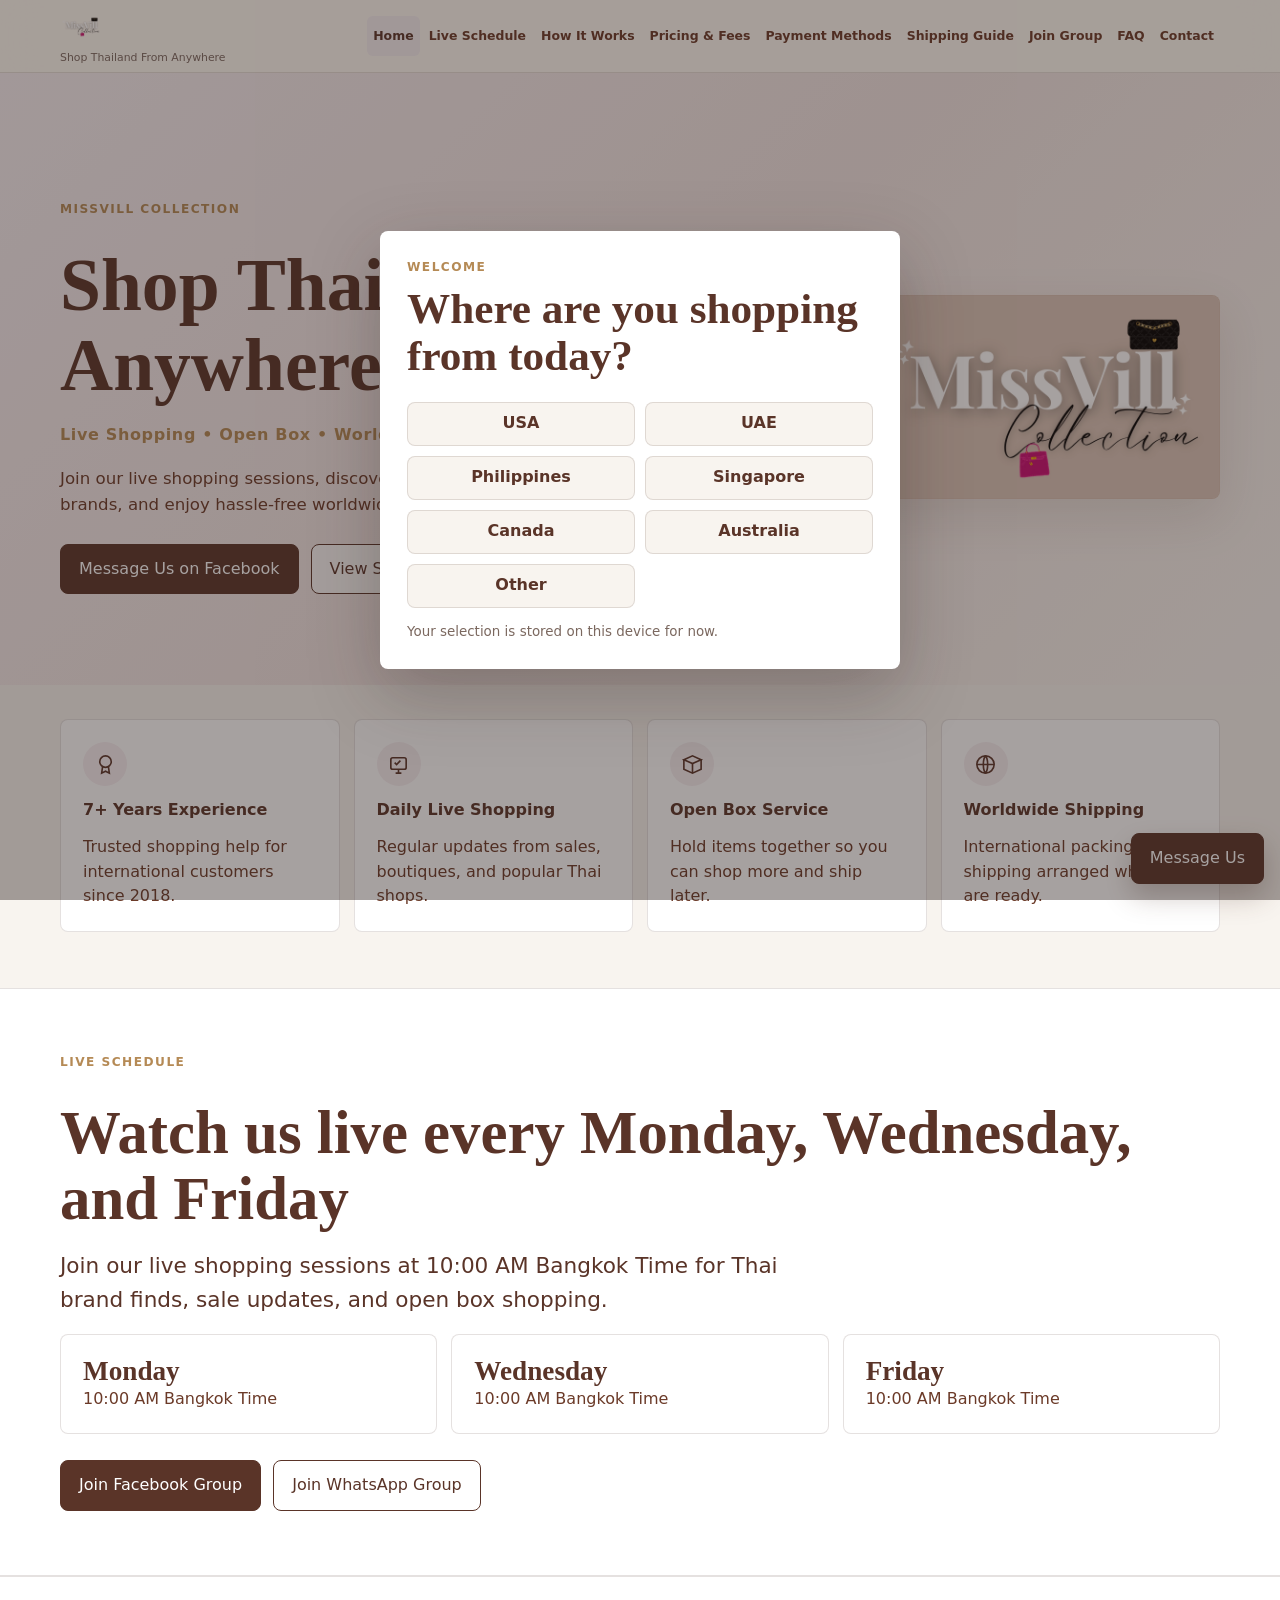
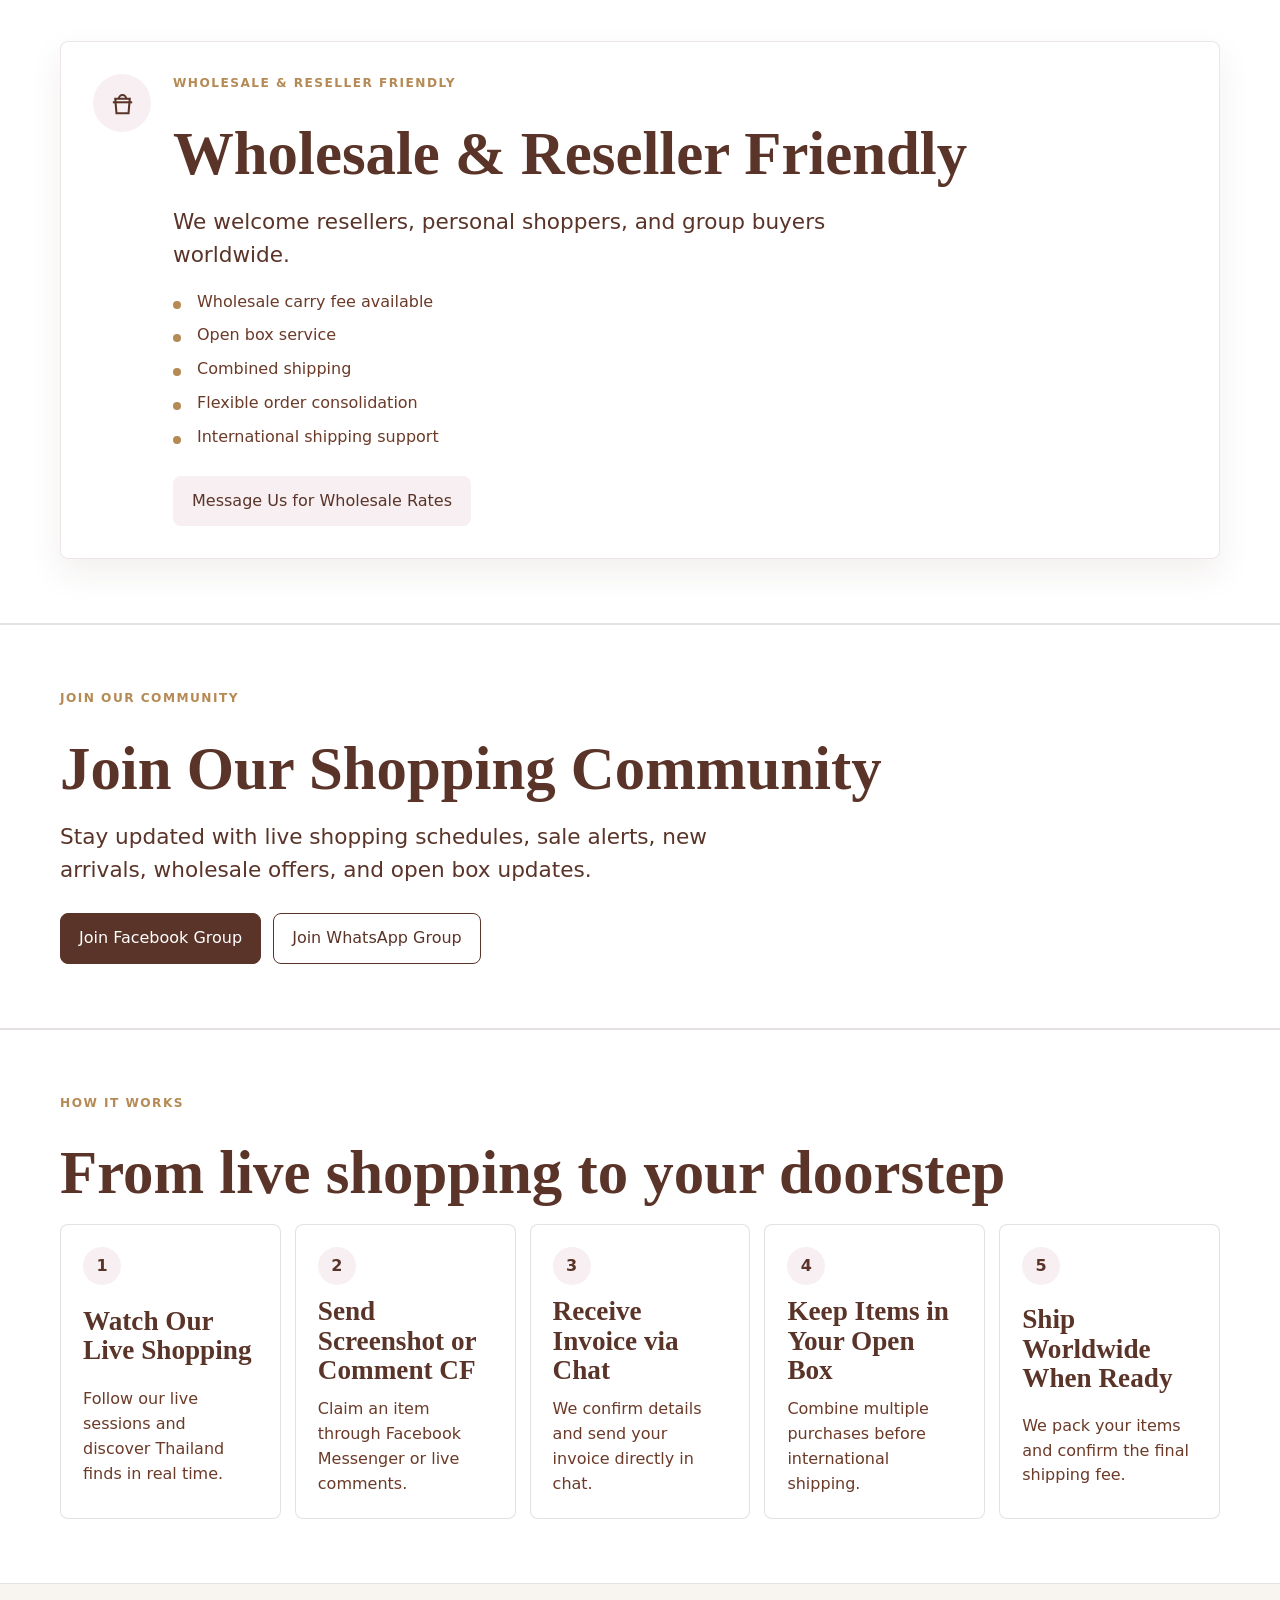
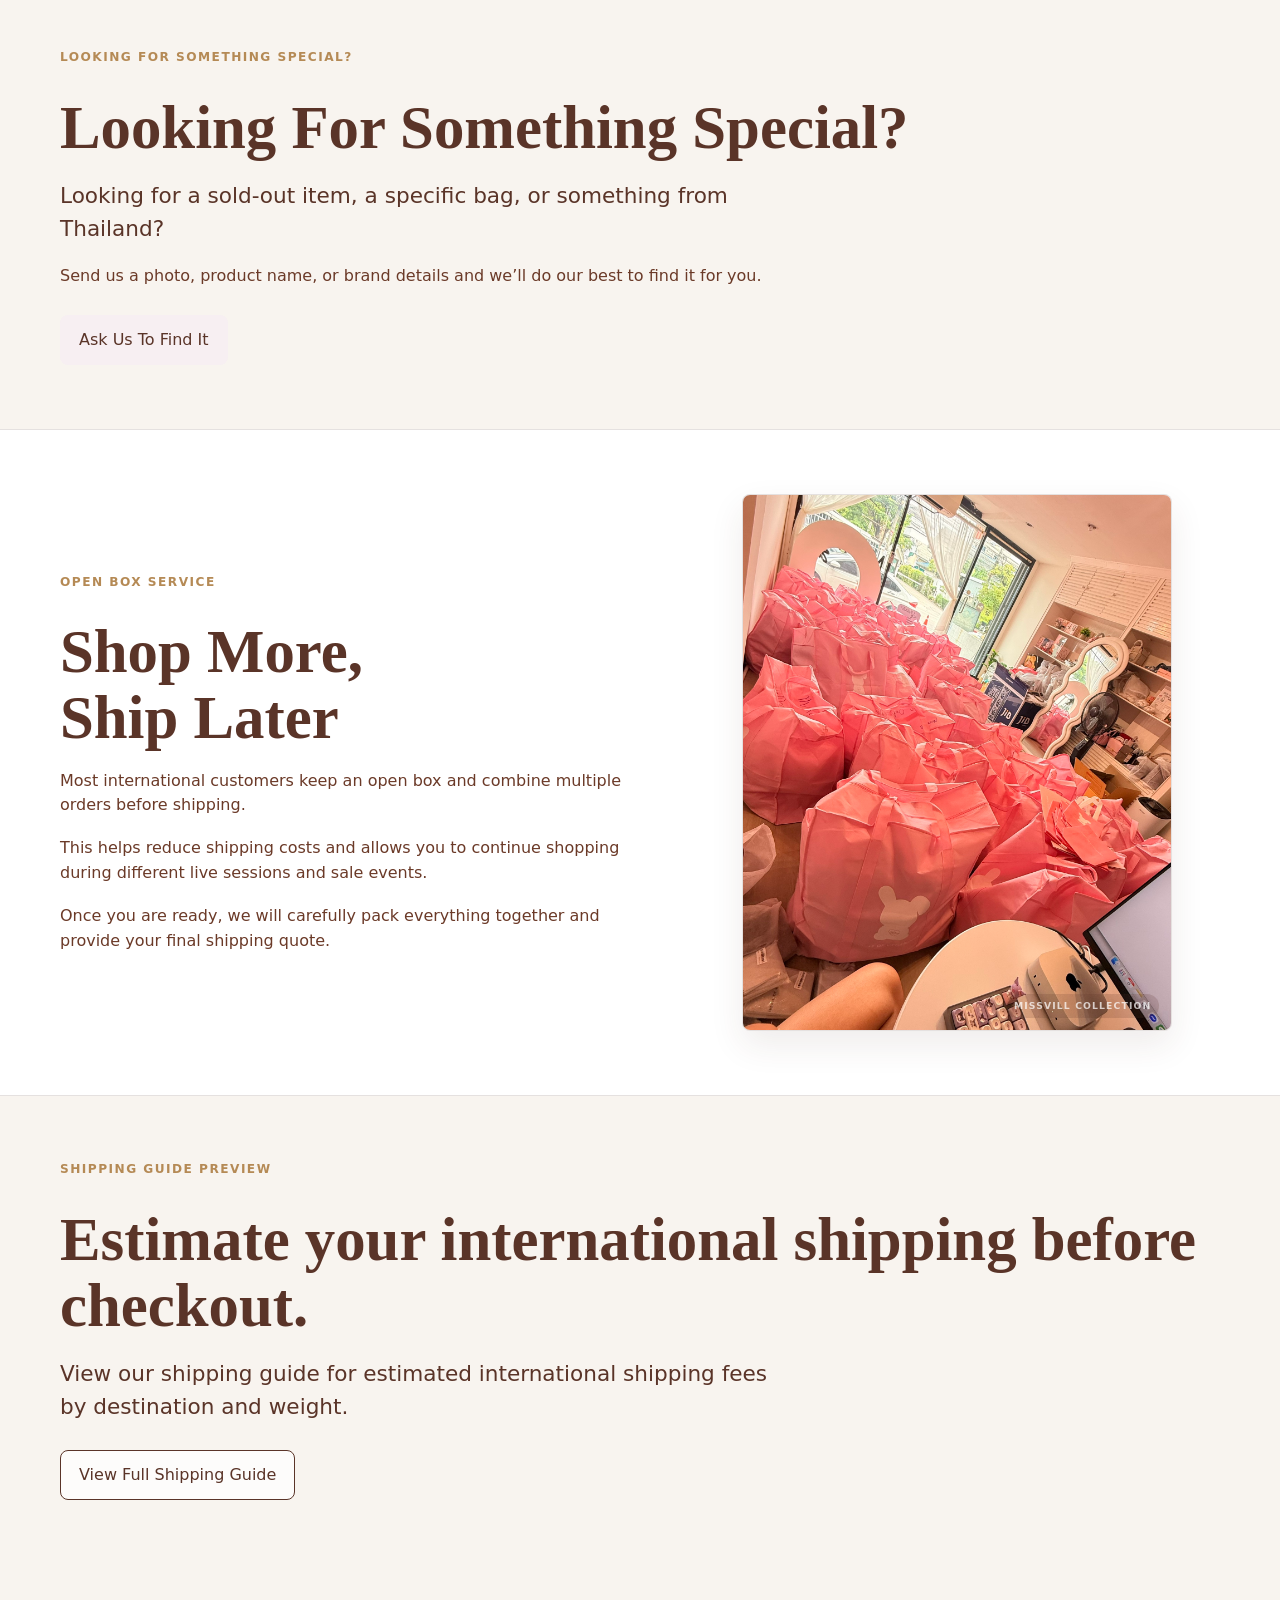
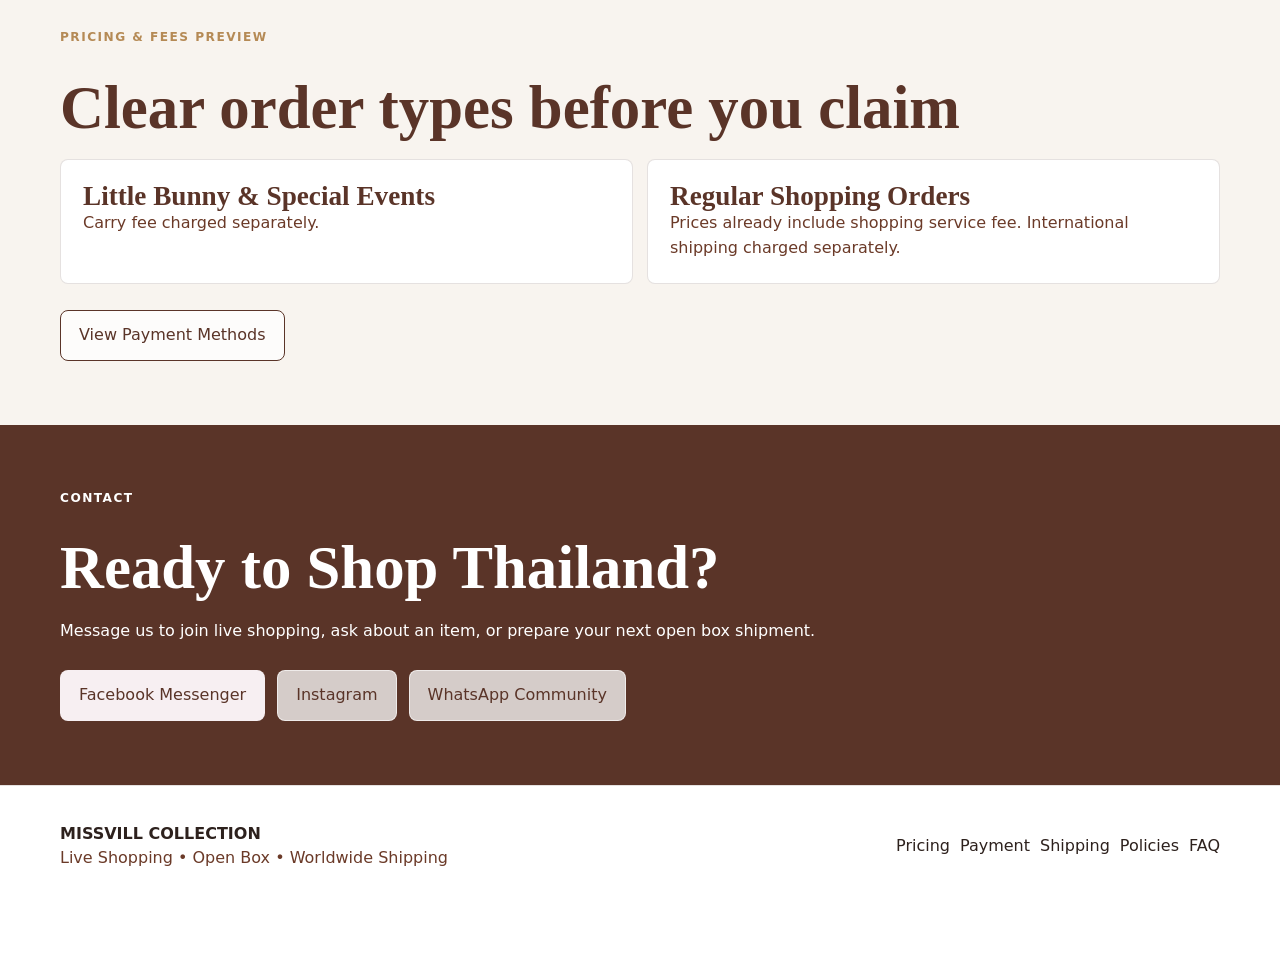
<file: index.html>
<!doctype html>
<html lang="en">
  <head>
    <meta charset="UTF-8" />
    <meta name="viewport" content="width=device-width, initial-scale=1.0" />
    <title>MISSVILL COLLECTION | Shop Thailand From Anywhere</title>
    <meta
      name="description"
      content="MissVill Collection helps international customers shop Thailand through live shopping, open box service, and worldwide shipping."
    />
    <link rel="stylesheet" href="styles.css" />
  </head>
  <body>
    <header class="topbar">
      <nav class="nav" aria-label="Main navigation">
        <a class="brand" href="index.html"><img src="missvill-logo-transparent.png" alt="MissVill Collection" /><span>Shop Thailand From Anywhere</span></a>
        <button class="nav-toggle" data-nav-toggle aria-label="Open menu" aria-expanded="false">
          <svg viewBox="0 0 24 24" fill="none" stroke="currentColor" stroke-width="2"><path d="M4 7h16M4 12h16M4 17h16"/></svg>
        </button>
        <div class="nav-links" data-nav-links>
          <a class="active" href="index.html">Home</a>
          <a href="index.html#live-schedule">Live Schedule</a>
          <a href="index.html#how-it-works">How It Works</a>
          <a href="pricing.html">Pricing & Fees</a>
          <a href="payment.html">Payment Methods</a>
          <a href="shipping.html">Shipping Guide</a>
          <a href="#community">Join Group</a>
          <a href="faq.html">FAQ</a>
          <a href="contact.html">Contact</a>
        </div>
      </nav>
    </header>

    <main>
      <section class="hero" aria-label="MissVill Collection introduction">
        <div class="hero-content">
          <div class="hero-copy">
            <p class="eyebrow">MISSVILL COLLECTION</p>
            <h1>Shop Thailand From Anywhere</h1>
            <p class="hero-subtitle">Live Shopping • Open Box • Worldwide Shipping</p>
            <p class="hero-description">Join our live shopping sessions, discover exclusive sales and popular Thai brands, and enjoy hassle-free worldwide shipping.</p>
            <div class="button-row">
              <a class="button" data-messenger href="https://m.me/105121654214469">Message Us on Facebook</a>
              <a class="button secondary" href="shipping.html">View Shipping Guide</a>
            </div>
          </div>
          <div class="hero-logo-panel"><img src="missvill-logo.jpg" alt="MissVill Collection logo" /></div>
        </div>
      </section>

      <section class="section trust-strip-section">
        <div class="container cards-4 simple-trust">
          <article class="card feature"><span class="feature-icon"><svg viewBox="0 0 24 24" fill="none" stroke="currentColor"><path d="M12 15a6 6 0 1 0 0-12 6 6 0 0 0 0 12Z"/><path d="m9 14-1 7 4-2 4 2-1-7"/></svg></span><strong>7+ Years Experience</strong><p>Trusted shopping help for international customers since 2018.</p></article>
          <article class="card feature"><span class="feature-icon"><svg viewBox="0 0 24 24" fill="none" stroke="currentColor"><rect x="4" y="5" width="16" height="12" rx="2"/><path d="M9 21h6M12 17v4M8 10l2 2 4-4"/></svg></span><strong>Daily Live Shopping</strong><p>Regular updates from sales, boutiques, and popular Thai shops.</p></article>
          <article class="card feature"><span class="feature-icon"><svg viewBox="0 0 24 24" fill="none" stroke="currentColor"><path d="m3 7 9-4 9 4-9 4-9-4Z"/><path d="M3 7v10l9 4 9-4V7M12 11v10"/></svg></span><strong>Open Box Service</strong><p>Hold items together so you can shop more and ship later.</p></article>
          <article class="card feature"><span class="feature-icon"><svg viewBox="0 0 24 24" fill="none" stroke="currentColor"><circle cx="12" cy="12" r="9"/><path d="M3 12h18M12 3c3 3.4 3 14.6 0 18M12 3c-3 3.4-3 14.6 0 18"/></svg></span><strong>Worldwide Shipping</strong><p>International packing and shipping arranged when you are ready.</p></article>
        </div>
      </section>
      <section class="section band" id="live-schedule">
        <div class="container text-stack">
          <p class="eyebrow">Live Schedule</p>
          <h2>Watch us live every Monday, Wednesday, and Friday</h2>
          <p class="lead">Join our live shopping sessions at 10:00 AM Bangkok Time for Thai brand finds, sale updates, and open box shopping.</p>
          <div class="cards-3">
            <article class="card"><h3>Monday</h3><p>10:00 AM Bangkok Time</p></article>
            <article class="card"><h3>Wednesday</h3><p>10:00 AM Bangkok Time</p></article>
            <article class="card"><h3>Friday</h3><p>10:00 AM Bangkok Time</p></article>
          </div>
          <div class="button-row">
            <a class="button" href="https://www.facebook.com/share/g/1HmuriybzS/" target="_blank" rel="noopener">Join Facebook Group</a>
            <a class="button secondary" href="https://chat.whatsapp.com/IsE7Cc3rtwT60LNiJmNRfx?s=cl&p=i&mlu=0" target="_blank" rel="noopener">Join WhatsApp Group</a>
          </div>
        </div>
      </section>
      <section class="section band wholesale-section">
        <div class="container wholesale-card">
          <div class="wholesale-icon" aria-hidden="true"><svg viewBox="0 0 24 24" fill="none" stroke="currentColor"><path d="M6 8h12l-1 12H7L6 8Z"/><path d="M9 8a3 3 0 0 1 6 0"/><path d="M4 11h16"/></svg></div>
          <div class="text-stack">
            <p class="eyebrow">Wholesale & Reseller Friendly</p>
            <h2>Wholesale & Reseller Friendly</h2>
            <p class="lead">We welcome resellers, personal shoppers, and group buyers worldwide.</p>
            <ul class="benefit-list">
              <li>Wholesale carry fee available</li>
              <li>Open box service</li>
              <li>Combined shipping</li>
              <li>Flexible order consolidation</li>
              <li>International shipping support</li>
            </ul>
            <div class="button-row"><a class="button soft" data-messenger href="https://m.me/105121654214469">Message Us for Wholesale Rates</a></div>
          </div>
        </div>
      </section>
<section class="section band" id="community">
  <div class="container text-stack">
    <p class="eyebrow">Join Our Community</p>
    <h2>Join Our Shopping Community</h2>
    <p class="lead">Stay updated with live shopping schedules, sale alerts, new arrivals, wholesale offers, and open box updates.</p>
    <div class="button-row">
      <a class="button" href="https://www.facebook.com/share/g/1HmuriybzS/" target="_blank" rel="noopener">Join Facebook Group</a>
      <a class="button secondary" href="https://chat.whatsapp.com/IsE7Cc3rtwT60LNiJmNRfx?s=cl&p=i&mlu=0" target="_blank" rel="noopener">Join WhatsApp Group</a>
    </div>
  </div>
</section>
      <section class="section band" id="how-it-works">
        <div class="container text-stack">
          <p class="eyebrow">How It Works</p>
          <h2>From live shopping to your doorstep</h2>
          <div class="steps">
            <article class="step"><span class="step-number">1</span><h3>Watch Our Live Shopping</h3><p>Follow our live sessions and discover Thailand finds in real time.</p></article>
            <article class="step"><span class="step-number">2</span><h3>Send Screenshot or Comment CF</h3><p>Claim an item through Facebook Messenger or live comments.</p></article>
            <article class="step"><span class="step-number">3</span><h3>Receive Invoice via Chat</h3><p>We confirm details and send your invoice directly in chat.</p></article>
            <article class="step"><span class="step-number">4</span><h3>Keep Items in Your Open Box</h3><p>Combine multiple purchases before international shipping.</p></article>
            <article class="step"><span class="step-number">5</span><h3>Ship Worldwide When Ready</h3><p>We pack your items and confirm the final shipping fee.</p></article>
          </div>
        </div>
      </section>

      <section class="section">
        <div class="container text-stack">
          <p class="eyebrow">Looking For Something Special?</p>
          <h2>Looking For Something Special?</h2>
          <p class="lead">Looking for a sold-out item, a specific bag, or something from Thailand?</p>
          <p>Send us a photo, product name, or brand details and we’ll do our best to find it for you.</p>
          <div class="button-row"><a class="button soft" data-messenger href="https://m.me/105121654214469">Ask Us To Find It</a></div>
        </div>
      </section>

      <section class="section band">
        <div class="container split reverse simple-open-box">
          <div class="text-stack">
            <p class="eyebrow">Open Box Service</p>
            <h2>Shop More,<br />Ship Later</h2>
            <p>Most international customers keep an open box and combine multiple orders before shipping.</p>
            <p>This helps reduce shipping costs and allows you to continue shopping during different live sessions and sale events.</p>
            <p>Once you are ready, we will carefully pack everything together and provide your final shipping quote.</p>
          </div>
          <div class="photo-card small-proof-card">
            <img src="order-bulk-bags.jpg" alt="Packed customer order bags for open box service" loading="lazy" decoding="async" />
          </div>
        </div>
      </section>

      <section class="section">
        <div class="container text-stack">
          <p class="eyebrow">Shipping Guide Preview</p>
          <h2>Estimate your international shipping before checkout.</h2>
          <p class="lead">View our shipping guide for estimated international shipping fees by destination and weight.</p>
          <div class="button-row"><a class="button secondary" href="shipping.html">View Full Shipping Guide</a></div>
        </div>
      </section>

      <section class="section">
        <div class="container text-stack">
          <p class="eyebrow">Pricing & Fees Preview</p>
          <h2>Clear order types before you claim</h2>
          <div class="cards-2">
            <article class="card"><h3>Little Bunny & Special Events</h3><p>Carry fee charged separately.</p></article>
            <article class="card"><h3>Regular Shopping Orders</h3><p>Prices already include shopping service fee. International shipping charged separately.</p></article>
          </div>
          <div class="button-row"><a class="button secondary" href="payment.html">View Payment Methods</a></div>
        </div>
      </section>

      <section class="section cta">
        <div class="container text-stack">
          <p class="eyebrow">Contact</p>
          <h2>Ready to Shop Thailand?</h2>
          <p>Message us to join live shopping, ask about an item, or prepare your next open box shipment.</p>
          <div class="button-row">
            <a class="button soft" data-messenger href="https://m.me/105121654214469">Facebook Messenger</a>
            <a class="button secondary" href="https://www.instagram.com/missvillcollection">Instagram</a>
            <a class="button secondary" href="contact.html">WhatsApp Community</a>
          </div>
        </div>
      </section>
    </main>

    <footer class="footer">
      <div class="container footer-inner">
        <div><strong>MISSVILL COLLECTION</strong><p>Live Shopping • Open Box • Worldwide Shipping</p></div>
        <div class="socials"><a href="pricing.html">Pricing</a><a href="payment.html">Payment</a><a href="shipping.html">Shipping</a><a href="shipping-policies.html">Policies</a><a href="faq.html">FAQ</a></div>
      </div>
    </footer>

    <a class="button floating-message" data-messenger href="https://m.me/105121654214469">Message Us</a>

    <div class="popup-backdrop" data-country-popup>
      <section class="country-popup" aria-modal="true" role="dialog" aria-labelledby="country-title">
        <p class="eyebrow">Welcome</p>
        <h2 id="country-title">Where are you shopping from today?</h2>
        <div class="country-options">
          <button data-country="USA">USA</button>
          <button data-country="UAE">UAE</button>
          <button data-country="Philippines">Philippines</button>
          <button data-country="Singapore">Singapore</button>
          <button data-country="Canada">Canada</button>
          <button data-country="Australia">Australia</button>
          <button data-country="Other">Other</button>
        </div>
        <p class="tiny">Your selection is stored on this device for now.</p>
      </section>
    </div>

    <script src="app.js"></script>
  </body>
</html>
</file>
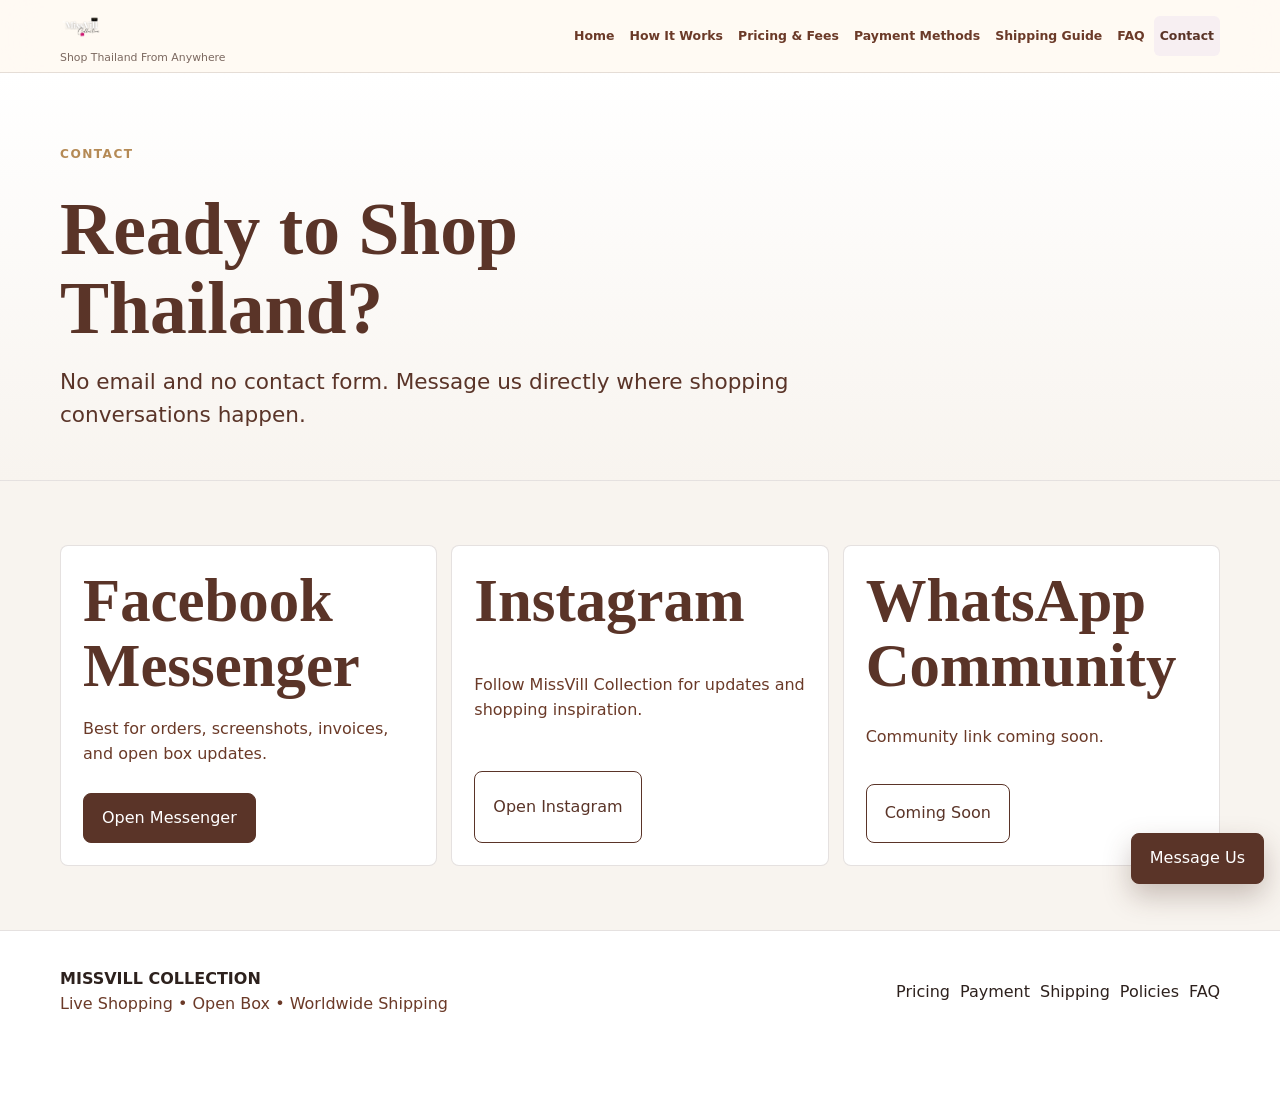
<file: contact.html>
<!doctype html>
<html lang="en">
  <head>
    <meta charset="UTF-8" />
    <meta name="viewport" content="width=device-width, initial-scale=1.0" />
    <title>Contact | MISSVILL COLLECTION</title>
    <meta name="description" content="Contact MissVill Collection through Facebook Messenger, Instagram, or WhatsApp Community." />
    <link rel="stylesheet" href="styles.css" />
  </head>
  <body>
    <header class="topbar"><nav class="nav" aria-label="Main navigation"><a class="brand" href="index.html"><img src="missvill-logo-transparent.png" alt="MissVill Collection" /><span>Shop Thailand From Anywhere</span></a><button class="nav-toggle" data-nav-toggle aria-label="Open menu" aria-expanded="false"><svg viewBox="0 0 24 24" fill="none" stroke="currentColor" stroke-width="2"><path d="M4 7h16M4 12h16M4 17h16"/></svg></button><div class="nav-links" data-nav-links><a href="index.html">Home</a><a href="index.html#how-it-works">How It Works</a><a href="pricing.html">Pricing & Fees</a><a href="payment.html">Payment Methods</a><a href="shipping.html">Shipping Guide</a><a href="faq.html">FAQ</a><a class="active" href="contact.html">Contact</a></div></nav></header>
    <main>
      <section class="page-hero"><div class="container"><p class="eyebrow">Contact</p><h1>Ready to Shop Thailand?</h1><p class="lead">No email and no contact form. Message us directly where shopping conversations happen.</p></div></section>
      <section class="section"><div class="container cards-3">
        <article class="card text-stack"><h2>Facebook Messenger</h2><p>Best for orders, screenshots, invoices, and open box updates.</p><div class="button-row"><a class="button" data-messenger href="https://m.me/105121654214469">Open Messenger</a></div></article>
        <article class="card text-stack"><h2>Instagram</h2><p>Follow MissVill Collection for updates and shopping inspiration.</p><div class="button-row"><a class="button secondary" href="https://www.instagram.com/missvillcollection">Open Instagram</a></div></article>
        <article class="card text-stack"><h2>WhatsApp Community</h2><p>Community link coming soon.</p><div class="button-row"><a class="button secondary" href="#" aria-disabled="true">Coming Soon</a></div></article>
      </div></section>
    </main>
    <footer class="footer"><div class="container footer-inner"><div><strong>MISSVILL COLLECTION</strong><p>Live Shopping • Open Box • Worldwide Shipping</p></div><div class="socials"><a href="pricing.html">Pricing</a><a href="payment.html">Payment</a><a href="shipping.html">Shipping</a><a href="shipping-policies.html">Policies</a><a href="faq.html">FAQ</a></div></div></footer>
    <a class="button floating-message" data-messenger href="https://m.me/105121654214469">Message Us</a><script src="app.js"></script>
  </body>
</html>
</file>
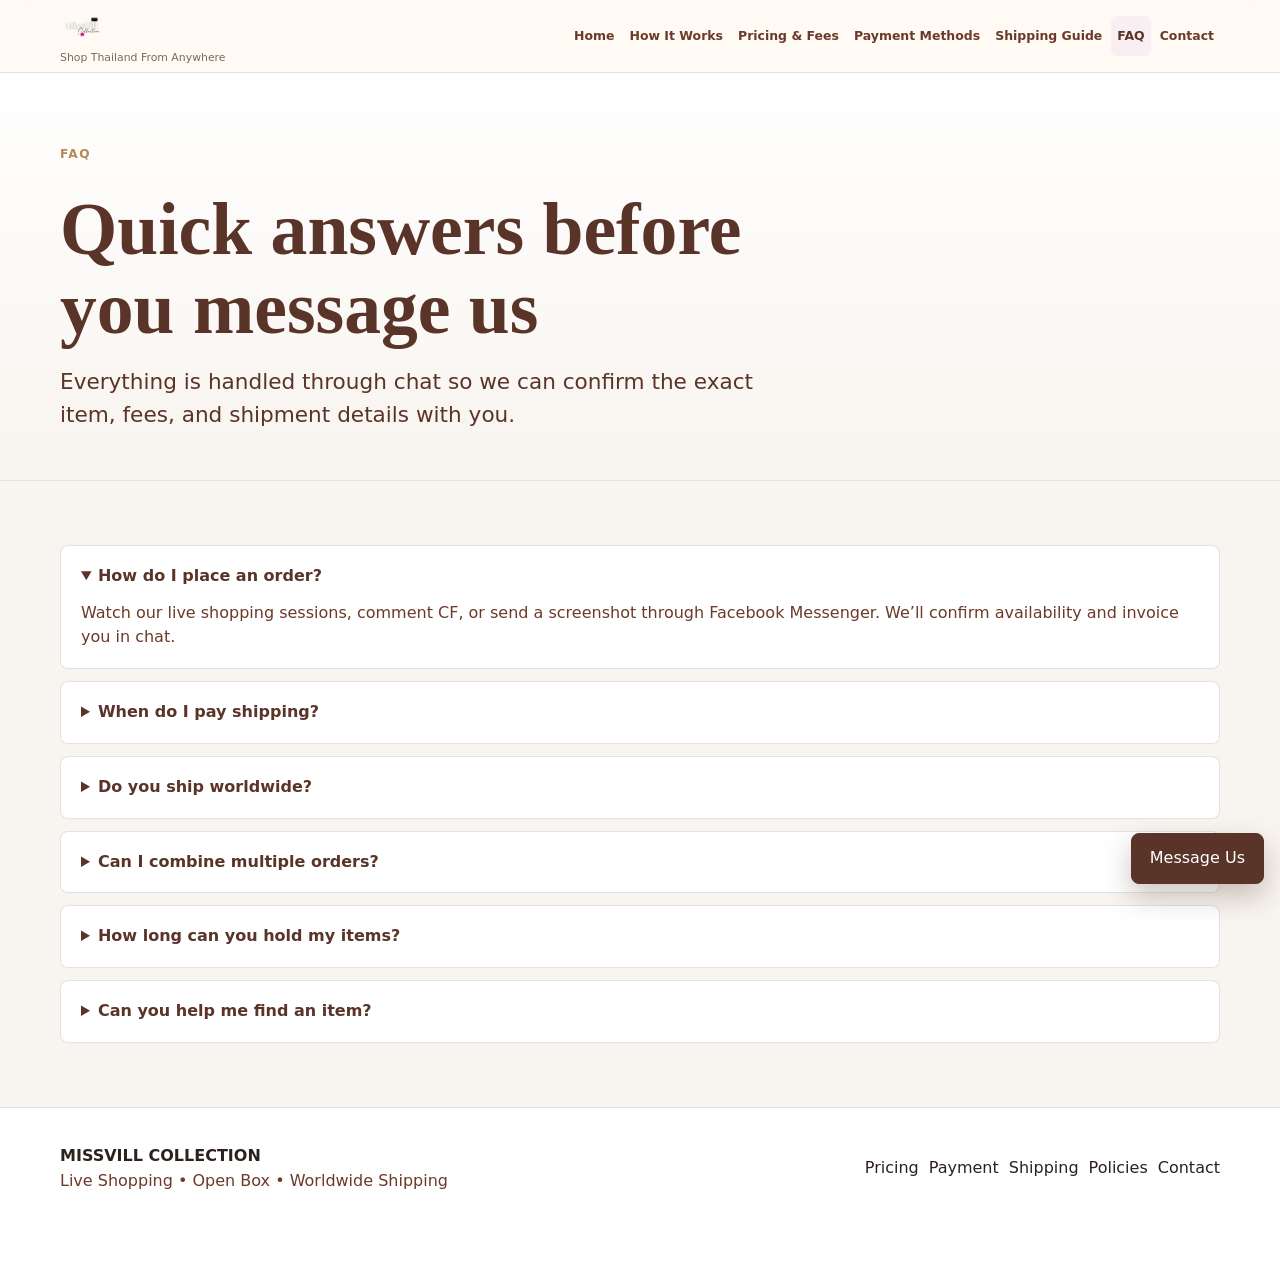
<file: faq.html>
<!doctype html>
<html lang="en">
  <head>
    <meta charset="UTF-8" />
    <meta name="viewport" content="width=device-width, initial-scale=1.0" />
    <title>FAQ | MISSVILL COLLECTION</title>
    <meta name="description" content="Frequently asked questions about ordering, open box service, fees, and worldwide shipping with MissVill Collection." />
    <link rel="stylesheet" href="styles.css" />
  </head>
  <body>
    <header class="topbar"><nav class="nav" aria-label="Main navigation"><a class="brand" href="index.html"><img src="missvill-logo-transparent.png" alt="MissVill Collection" /><span>Shop Thailand From Anywhere</span></a><button class="nav-toggle" data-nav-toggle aria-label="Open menu" aria-expanded="false"><svg viewBox="0 0 24 24" fill="none" stroke="currentColor" stroke-width="2"><path d="M4 7h16M4 12h16M4 17h16"/></svg></button><div class="nav-links" data-nav-links><a href="index.html">Home</a><a href="index.html#how-it-works">How It Works</a><a href="pricing.html">Pricing & Fees</a><a href="payment.html">Payment Methods</a><a href="shipping.html">Shipping Guide</a><a class="active" href="faq.html">FAQ</a><a href="contact.html">Contact</a></div></nav></header>
    <main>
      <section class="page-hero"><div class="container"><p class="eyebrow">FAQ</p><h1>Quick answers before you message us</h1><p class="lead">Everything is handled through chat so we can confirm the exact item, fees, and shipment details with you.</p></div></section>
      <section class="section"><div class="container faq">
        <details open><summary>How do I place an order?</summary><p>Watch our live shopping sessions, comment CF, or send a screenshot through Facebook Messenger. We’ll confirm availability and invoice you in chat.</p></details>
        <details><summary>When do I pay shipping?</summary><p>International shipping is paid after your items are packed and the final shipping quote has been confirmed.</p></details>
        <details><summary>Do you ship worldwide?</summary><p>Yes. We arrange worldwide shipping, including the USA, UAE, Philippines, Singapore, Canada, Australia, and more.</p></details>
        <details><summary>Can I combine multiple orders?</summary><p>Yes. Most international customers keep an open box so multiple orders can ship together later.</p></details>
        <details><summary>How long can you hold my items?</summary><p>Paid items may be stored free of charge for up to 30 days. Please message us for longer storage requests.</p></details>
        <details><summary>Can you help me find an item?</summary><p>Yes. Send a photo, product name, or brand details and we’ll do our best to find it in Thailand.</p></details>
      </div></section>
    </main>
    <footer class="footer"><div class="container footer-inner"><div><strong>MISSVILL COLLECTION</strong><p>Live Shopping • Open Box • Worldwide Shipping</p></div><div class="socials"><a href="pricing.html">Pricing</a><a href="payment.html">Payment</a><a href="shipping.html">Shipping</a><a href="shipping-policies.html">Policies</a><a href="contact.html">Contact</a></div></div></footer>
    <a class="button floating-message" data-messenger href="https://m.me/105121654214469">Message Us</a><script src="app.js"></script>
  </body>
</html>
</file>
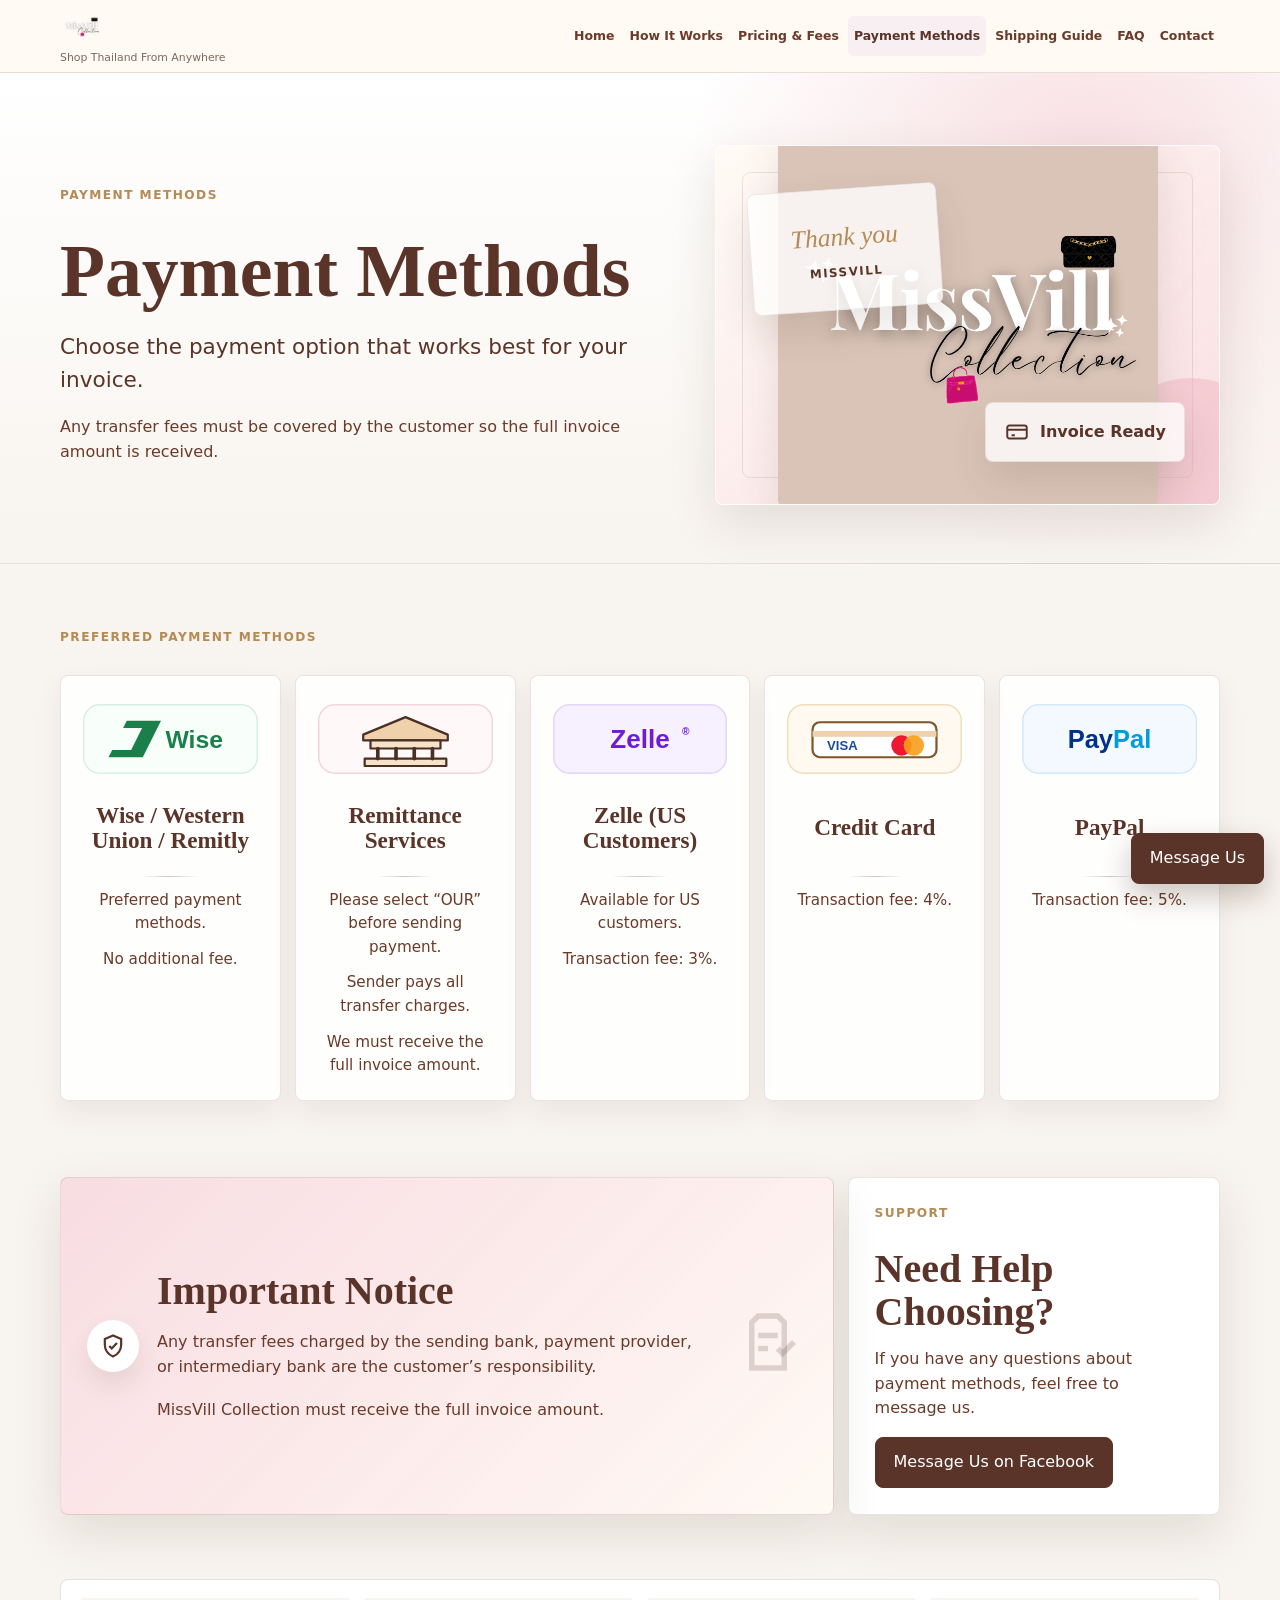
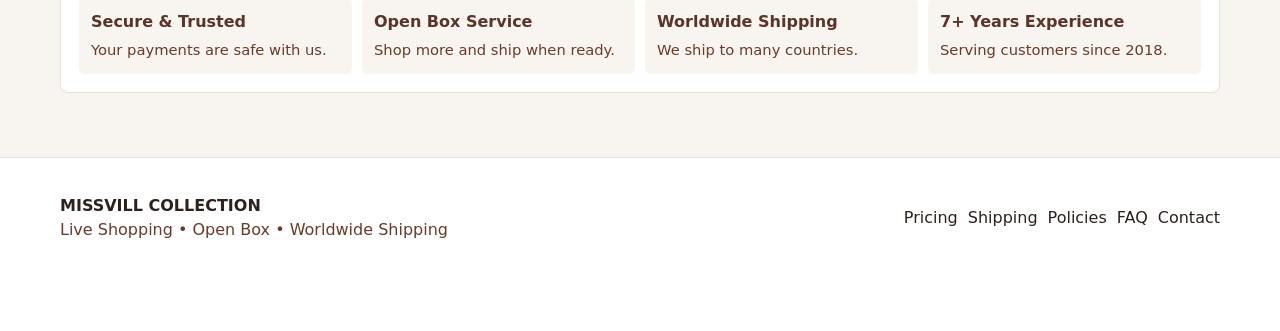
<file: payment.html>
<!doctype html>
<html lang="en">
  <head>
    <meta charset="UTF-8" />
    <meta name="viewport" content="width=device-width, initial-scale=1.0" />
    <title>Payment Methods | MISSVILL COLLECTION</title>
    <meta name="description" content="Preferred payment methods and transfer fee notices for MissVill Collection invoices." />
    <link rel="stylesheet" href="styles.css" />
  </head>
  <body>
    <header class="topbar"><nav class="nav" aria-label="Main navigation"><a class="brand" href="index.html"><img src="missvill-logo-transparent.png" alt="MissVill Collection" /><span>Shop Thailand From Anywhere</span></a><button class="nav-toggle" data-nav-toggle aria-label="Open menu" aria-expanded="false"><svg viewBox="0 0 24 24" fill="none" stroke="currentColor" stroke-width="2"><path d="M4 7h16M4 12h16M4 17h16"/></svg></button><div class="nav-links" data-nav-links><a href="index.html">Home</a><a href="index.html#how-it-works">How It Works</a><a href="pricing.html">Pricing & Fees</a><a class="active" href="payment.html">Payment Methods</a><a href="shipping.html">Shipping Guide</a><a href="faq.html">FAQ</a><a href="contact.html">Contact</a></div></nav></header>
    <main>
      <section class="payment-hero">
        <div class="container payment-hero-grid">
          <div class="text-stack">
            <p class="eyebrow">Payment Methods</p>
            <h1>Payment Methods</h1>
            <p class="lead">Choose the payment option that works best for your invoice.</p>
            <p>Any transfer fees must be covered by the customer so the full invoice amount is received.</p>
          </div>
          <div class="payment-visual" aria-label="Shopping and payment aesthetic illustration">
            <img class="payment-visual-logo" src="missvill-logo.jpg" alt="MissVill Collection logo" />
            <div class="visual-card thank-you-card">
              <span>Thank you</span>
              <strong>MISSVILL</strong>
            </div>
            <div class="visual-card payment-token">
              <svg viewBox="0 0 24 24" fill="none" stroke="currentColor" stroke-width="1.8" aria-hidden="true"><rect x="3" y="6" width="18" height="12" rx="2"/><path d="M3 10h18M7 15h3"/></svg>
              <span>Invoice Ready</span>
            </div>
            <div class="visual-bag" aria-hidden="true">
              <span></span>
            </div>
          </div>
        </div>
      </section>

      <section class="section payment-methods-section">
        <div class="container text-stack">
          <p class="eyebrow">Preferred Payment Methods</p>
          <div class="payment-card-grid">
            <article class="payment-card">
              <div class="payment-logo-frame"><img class="payment-brand-logo" src="payment-wise-logo.svg" alt="Wise logo" /></div>
              <h2>Wise / Western Union / Remitly</h2>
              <span class="payment-divider"></span>
              <p>Preferred payment methods.</p>
              <p>No additional fee.</p>
            </article>
            <article class="payment-card">
              <div class="payment-logo-frame"><img class="payment-brand-logo" src="payment-bank-transfer-logo.svg" alt="Bank transfer icon" /></div>
              <h2>Remittance Services</h2>
              <span class="payment-divider"></span>
              <p>Please select “OUR” before sending payment.</p>
              <p>Sender pays all transfer charges.</p>
              <p>We must receive the full invoice amount.</p>
            </article>
            <article class="payment-card">
              <div class="payment-logo-frame"><img class="payment-brand-logo" src="payment-zelle-logo.svg" alt="Zelle logo" /></div>
              <h2>Zelle (US Customers)</h2>
              <span class="payment-divider"></span>
              <p>Available for US customers.</p>
              <p>Transaction fee: 3%.</p>
            </article>
            <article class="payment-card">
              <div class="payment-logo-frame"><img class="payment-brand-logo" src="payment-credit-card-logo.svg" alt="Credit card icon with Visa and Mastercard style marks" /></div>
              <h2>Credit Card</h2>
              <span class="payment-divider"></span>
              <p>Transaction fee: 4%.</p>
            </article>
            <article class="payment-card">
              <div class="payment-logo-frame"><img class="payment-brand-logo" src="payment-paypal-logo.svg" alt="PayPal logo" /></div>
              <h2>PayPal</h2>
              <span class="payment-divider"></span>
              <p>Transaction fee: 5%.</p>
            </article>
          </div>
        </div>
      </section>

      <section class="section payment-support-section">
        <div class="container payment-support-grid">
          <div class="payment-notice-card">
            <div class="notice-icon" aria-hidden="true">
              <svg viewBox="0 0 24 24" fill="none" stroke="currentColor" stroke-width="1.9"><path d="M12 3 5 6v5c0 4.4 2.8 8.4 7 10 4.2-1.6 7-5.6 7-10V6l-7-3Z"/><path d="m8.8 12 2.1 2.1 4.5-4.7"/></svg>
            </div>
            <div class="text-stack">
              <h2>Important Notice</h2>
              <p>Any transfer fees charged by the sending bank, payment provider, or intermediary bank are the customer’s responsibility.</p>
              <p>MissVill Collection must receive the full invoice amount.</p>
            </div>
            <div class="notice-decoration" aria-hidden="true">
              <svg viewBox="0 0 24 24" fill="none" stroke="currentColor" stroke-width="1.7"><path d="M9 4h6l2 2v14H7V6l2-2Z"/><path d="M9 10h6M9 14h3M15 14l1.5 1.5L20 12"/></svg>
            </div>
          </div>

          <aside class="help-card">
            <p class="eyebrow">Support</p>
            <h2>Need Help Choosing?</h2>
            <p>If you have any questions about payment methods, feel free to message us.</p>
            <div class="button-row"><a class="button" data-messenger href="https://m.me/105121654214469">Message Us on Facebook</a></div>
          </aside>
        </div>
      </section>

      <section class="trust-strip-section">
        <div class="container trust-strip">
          <div><strong>Secure & Trusted</strong><p>Your payments are safe with us.</p></div>
          <div><strong>Open Box Service</strong><p>Shop more and ship when ready.</p></div>
          <div><strong>Worldwide Shipping</strong><p>We ship to many countries.</p></div>
          <div><strong>7+ Years Experience</strong><p>Serving customers since 2018.</p></div>
        </div>
      </section>
    </main>
    <footer class="footer"><div class="container footer-inner"><div><strong>MISSVILL COLLECTION</strong><p>Live Shopping • Open Box • Worldwide Shipping</p></div><div class="socials"><a href="pricing.html">Pricing</a><a href="shipping.html">Shipping</a><a href="shipping-policies.html">Policies</a><a href="faq.html">FAQ</a><a href="contact.html">Contact</a></div></div></footer>
    <a class="button floating-message" data-messenger href="https://m.me/105121654214469">Message Us</a><script src="app.js"></script>
  </body>
</html>
</file>
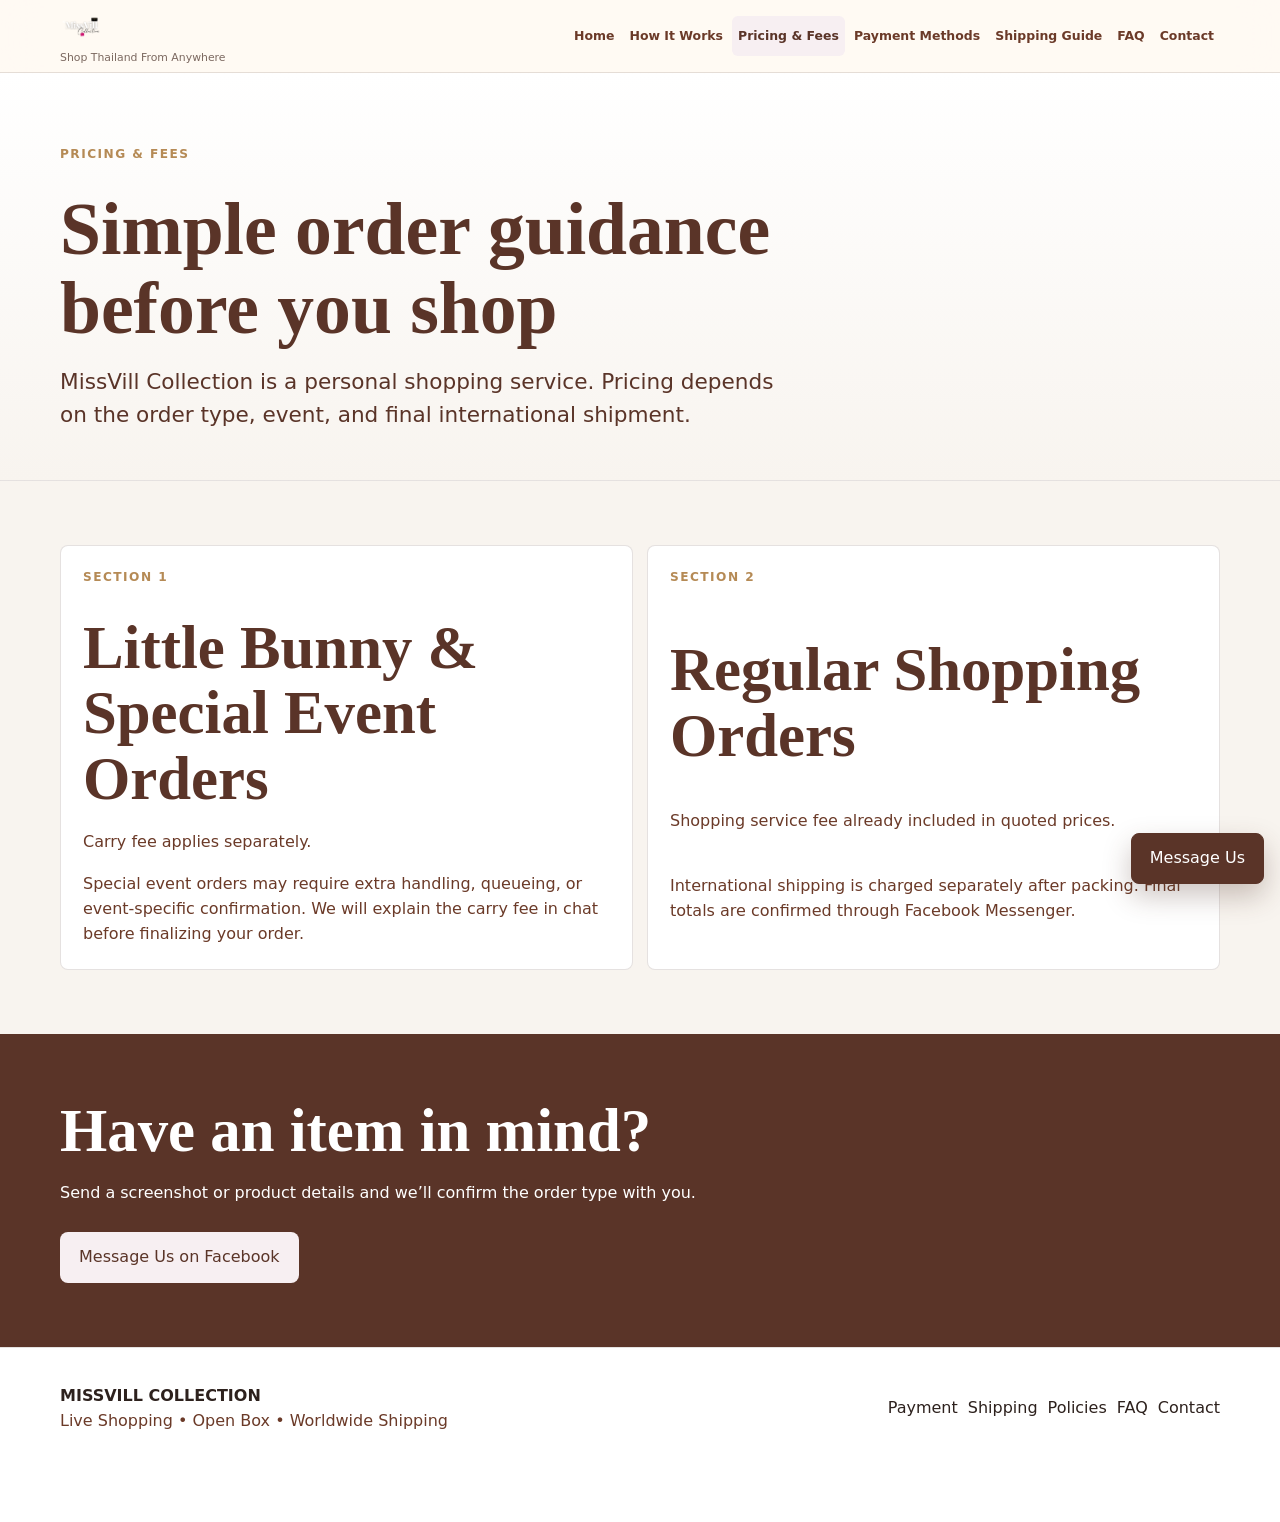
<file: pricing.html>
<!doctype html>
<html lang="en">
  <head>
    <meta charset="UTF-8" />
    <meta name="viewport" content="width=device-width, initial-scale=1.0" />
    <title>Pricing & Fees | MISSVILL COLLECTION</title>
    <meta name="description" content="Pricing and service fee guide for MissVill Collection live shopping and regular Thailand personal shopping orders." />
    <link rel="stylesheet" href="styles.css" />
  </head>
  <body>
    <header class="topbar"><nav class="nav" aria-label="Main navigation"><a class="brand" href="index.html"><img src="missvill-logo-transparent.png" alt="MissVill Collection" /><span>Shop Thailand From Anywhere</span></a><button class="nav-toggle" data-nav-toggle aria-label="Open menu" aria-expanded="false"><svg viewBox="0 0 24 24" fill="none" stroke="currentColor" stroke-width="2"><path d="M4 7h16M4 12h16M4 17h16"/></svg></button><div class="nav-links" data-nav-links><a href="index.html">Home</a><a href="index.html#how-it-works">How It Works</a><a class="active" href="pricing.html">Pricing & Fees</a><a href="payment.html">Payment Methods</a><a href="shipping.html">Shipping Guide</a><a href="faq.html">FAQ</a><a href="contact.html">Contact</a></div></nav></header>
    <main>
      <section class="page-hero"><div class="container"><p class="eyebrow">Pricing & Fees</p><h1>Simple order guidance before you shop</h1><p class="lead">MissVill Collection is a personal shopping service. Pricing depends on the order type, event, and final international shipment.</p></div></section>
      <section class="section"><div class="container cards-2">
        <article class="card text-stack"><p class="eyebrow">Section 1</p><h2>Little Bunny & Special Event Orders</h2><p>Carry fee applies separately.</p><p>Special event orders may require extra handling, queueing, or event-specific confirmation. We will explain the carry fee in chat before finalizing your order.</p></article>
        <article class="card text-stack"><p class="eyebrow">Section 2</p><h2>Regular Shopping Orders</h2><p>Shopping service fee already included in quoted prices.</p><p>International shipping is charged separately after packing. Final totals are confirmed through Facebook Messenger.</p></article>
      </div></section>
      <section class="section cta"><div class="container text-stack"><h2>Have an item in mind?</h2><p>Send a screenshot or product details and we’ll confirm the order type with you.</p><div class="button-row"><a class="button soft" data-messenger href="https://m.me/105121654214469">Message Us on Facebook</a></div></div></section>
    </main>
    <footer class="footer"><div class="container footer-inner"><div><strong>MISSVILL COLLECTION</strong><p>Live Shopping • Open Box • Worldwide Shipping</p></div><div class="socials"><a href="payment.html">Payment</a><a href="shipping.html">Shipping</a><a href="shipping-policies.html">Policies</a><a href="faq.html">FAQ</a><a href="contact.html">Contact</a></div></div></footer>
    <a class="button floating-message" data-messenger href="https://m.me/105121654214469">Message Us</a><script src="app.js"></script>
  </body>
</html>
</file>
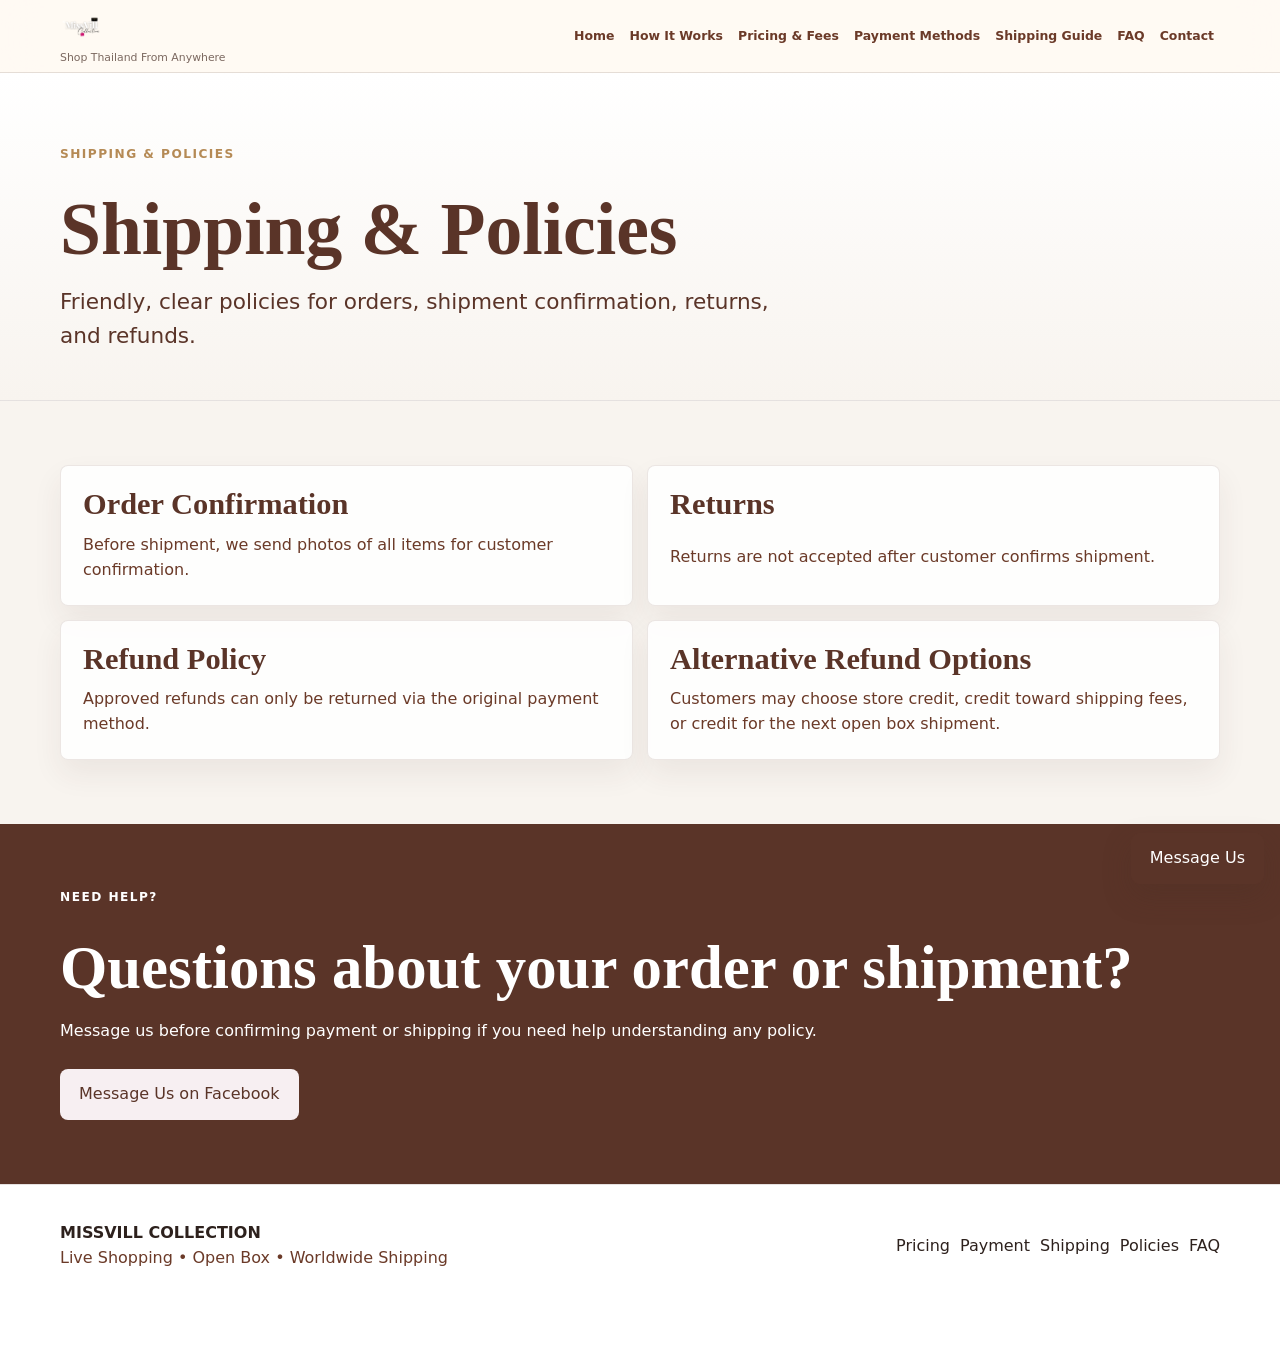
<file: shipping-policies.html>
<!doctype html>
<html lang="en">
  <head>
    <meta charset="UTF-8" />
    <meta name="viewport" content="width=device-width, initial-scale=1.0" />
    <title>Shipping & Policies | MISSVILL COLLECTION</title>
    <meta name="description" content="Order confirmation, storage, refund, shipping, customs, and personal shopping policies for MissVill Collection." />
    <link rel="stylesheet" href="styles.css" />
  </head>
  <body>
    <header class="topbar"><nav class="nav" aria-label="Main navigation"><a class="brand" href="index.html"><img src="missvill-logo-transparent.png" alt="MissVill Collection" /><span>Shop Thailand From Anywhere</span></a><button class="nav-toggle" data-nav-toggle aria-label="Open menu" aria-expanded="false"><svg viewBox="0 0 24 24" fill="none" stroke="currentColor" stroke-width="2"><path d="M4 7h16M4 12h16M4 17h16"/></svg></button><div class="nav-links" data-nav-links><a href="index.html">Home</a><a href="index.html#how-it-works">How It Works</a><a href="pricing.html">Pricing & Fees</a><a href="payment.html">Payment Methods</a><a href="shipping.html">Shipping Guide</a><a href="faq.html">FAQ</a><a href="contact.html">Contact</a></div></nav></header>
    <main>
      <section class="page-hero">
        <div class="container">
          <p class="eyebrow">Shipping & Policies</p>
          <h1>Shipping & Policies</h1>
          <p class="lead">Friendly, clear policies for orders, shipment confirmation, returns, and refunds.</p>
        </div>
      </section>

      <section class="section">
        <div class="container policy-grid">
          <article class="policy-card"><h2>Order Confirmation</h2><p>Before shipment, we send photos of all items for customer confirmation.</p></article>
          <article class="policy-card"><h2>Returns</h2><p>Returns are not accepted after customer confirms shipment.</p></article>
          <article class="policy-card"><h2>Refund Policy</h2><p>Approved refunds can only be returned via the original payment method.</p></article>
          <article class="policy-card"><h2>Alternative Refund Options</h2><p>Customers may choose store credit, credit toward shipping fees, or credit for the next open box shipment.</p></article>
        </div>
      </section>

      <section class="section cta">
        <div class="container text-stack">
          <p class="eyebrow">Need Help?</p>
          <h2>Questions about your order or shipment?</h2>
          <p>Message us before confirming payment or shipping if you need help understanding any policy.</p>
          <div class="button-row"><a class="button soft" data-messenger href="https://m.me/105121654214469">Message Us on Facebook</a></div>
        </div>
      </section>
    </main>
    <footer class="footer"><div class="container footer-inner"><div><strong>MISSVILL COLLECTION</strong><p>Live Shopping • Open Box • Worldwide Shipping</p></div><div class="socials"><a href="pricing.html">Pricing</a><a href="payment.html">Payment</a><a href="shipping.html">Shipping</a><a href="shipping-policies.html">Policies</a><a href="faq.html">FAQ</a></div></div></footer>
    <a class="button floating-message" data-messenger href="https://m.me/105121654214469">Message Us</a><script src="app.js"></script>
  </body>
</html>
</file>
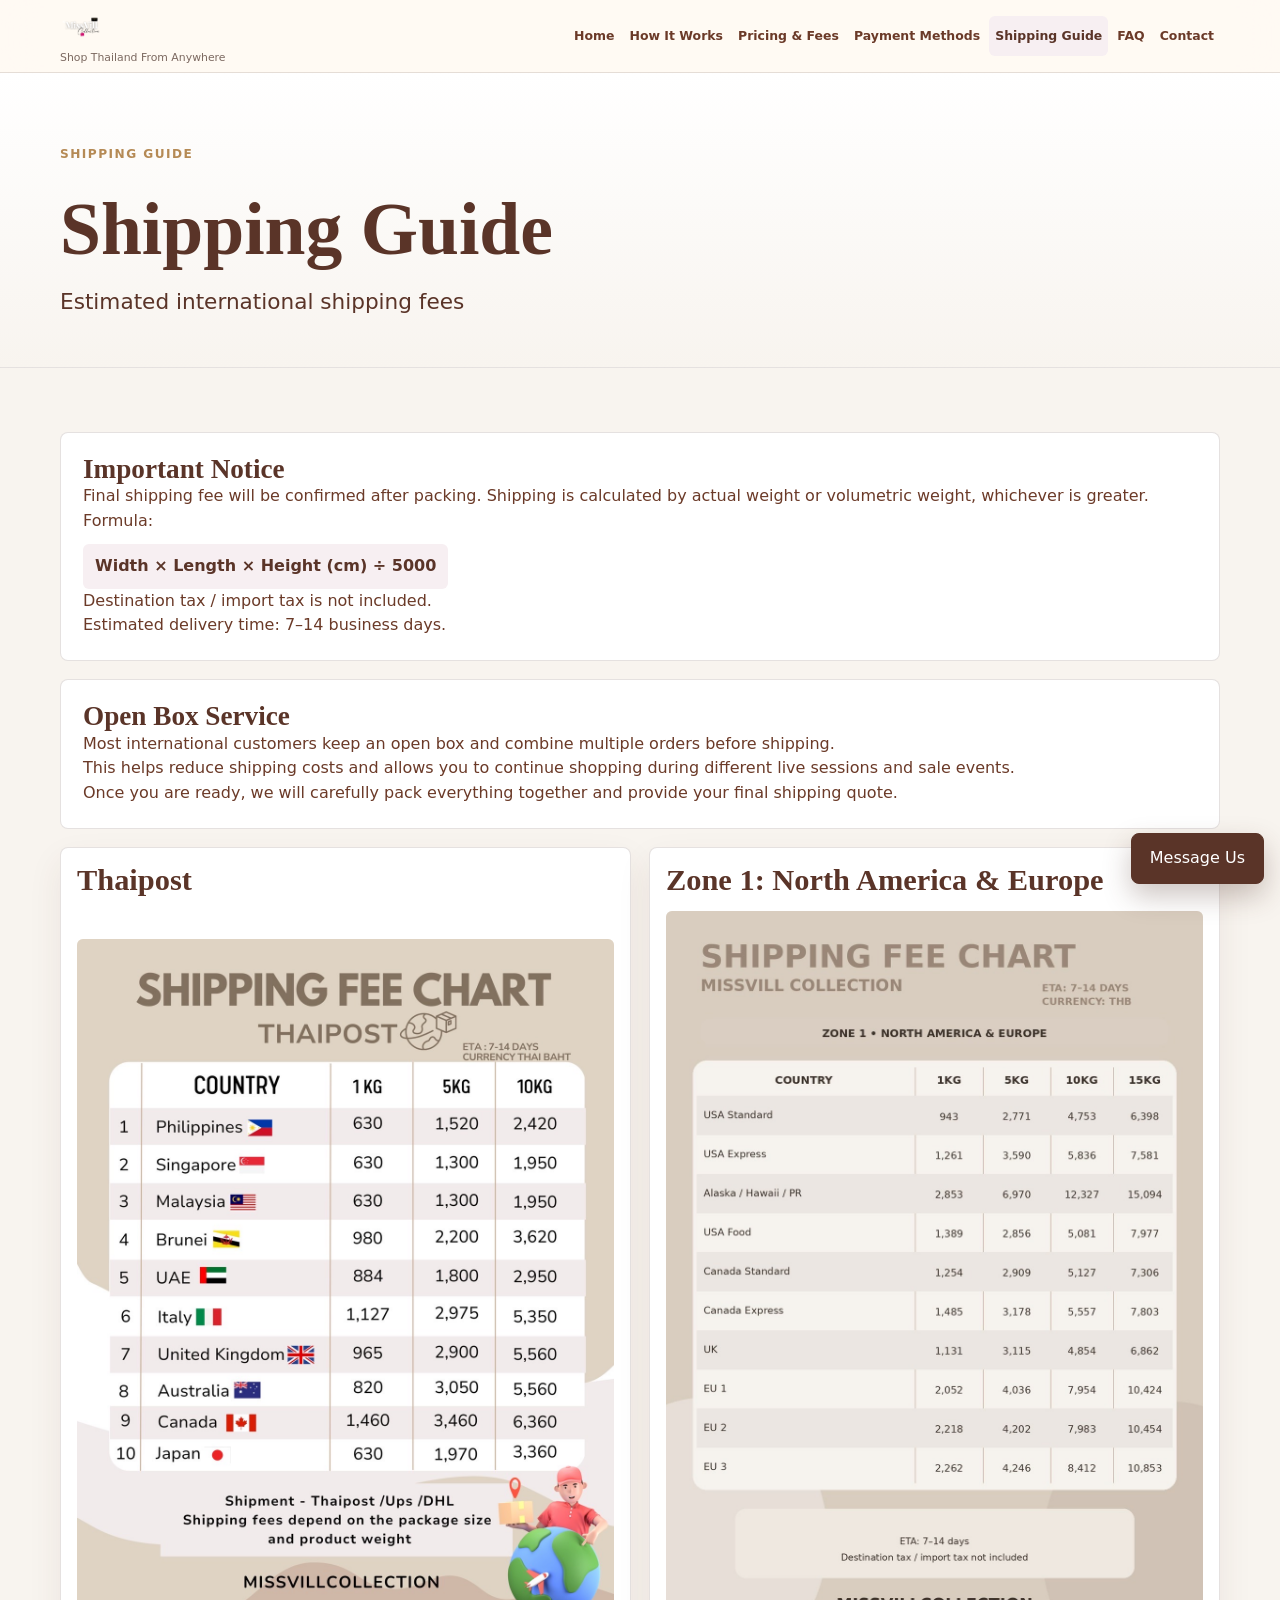
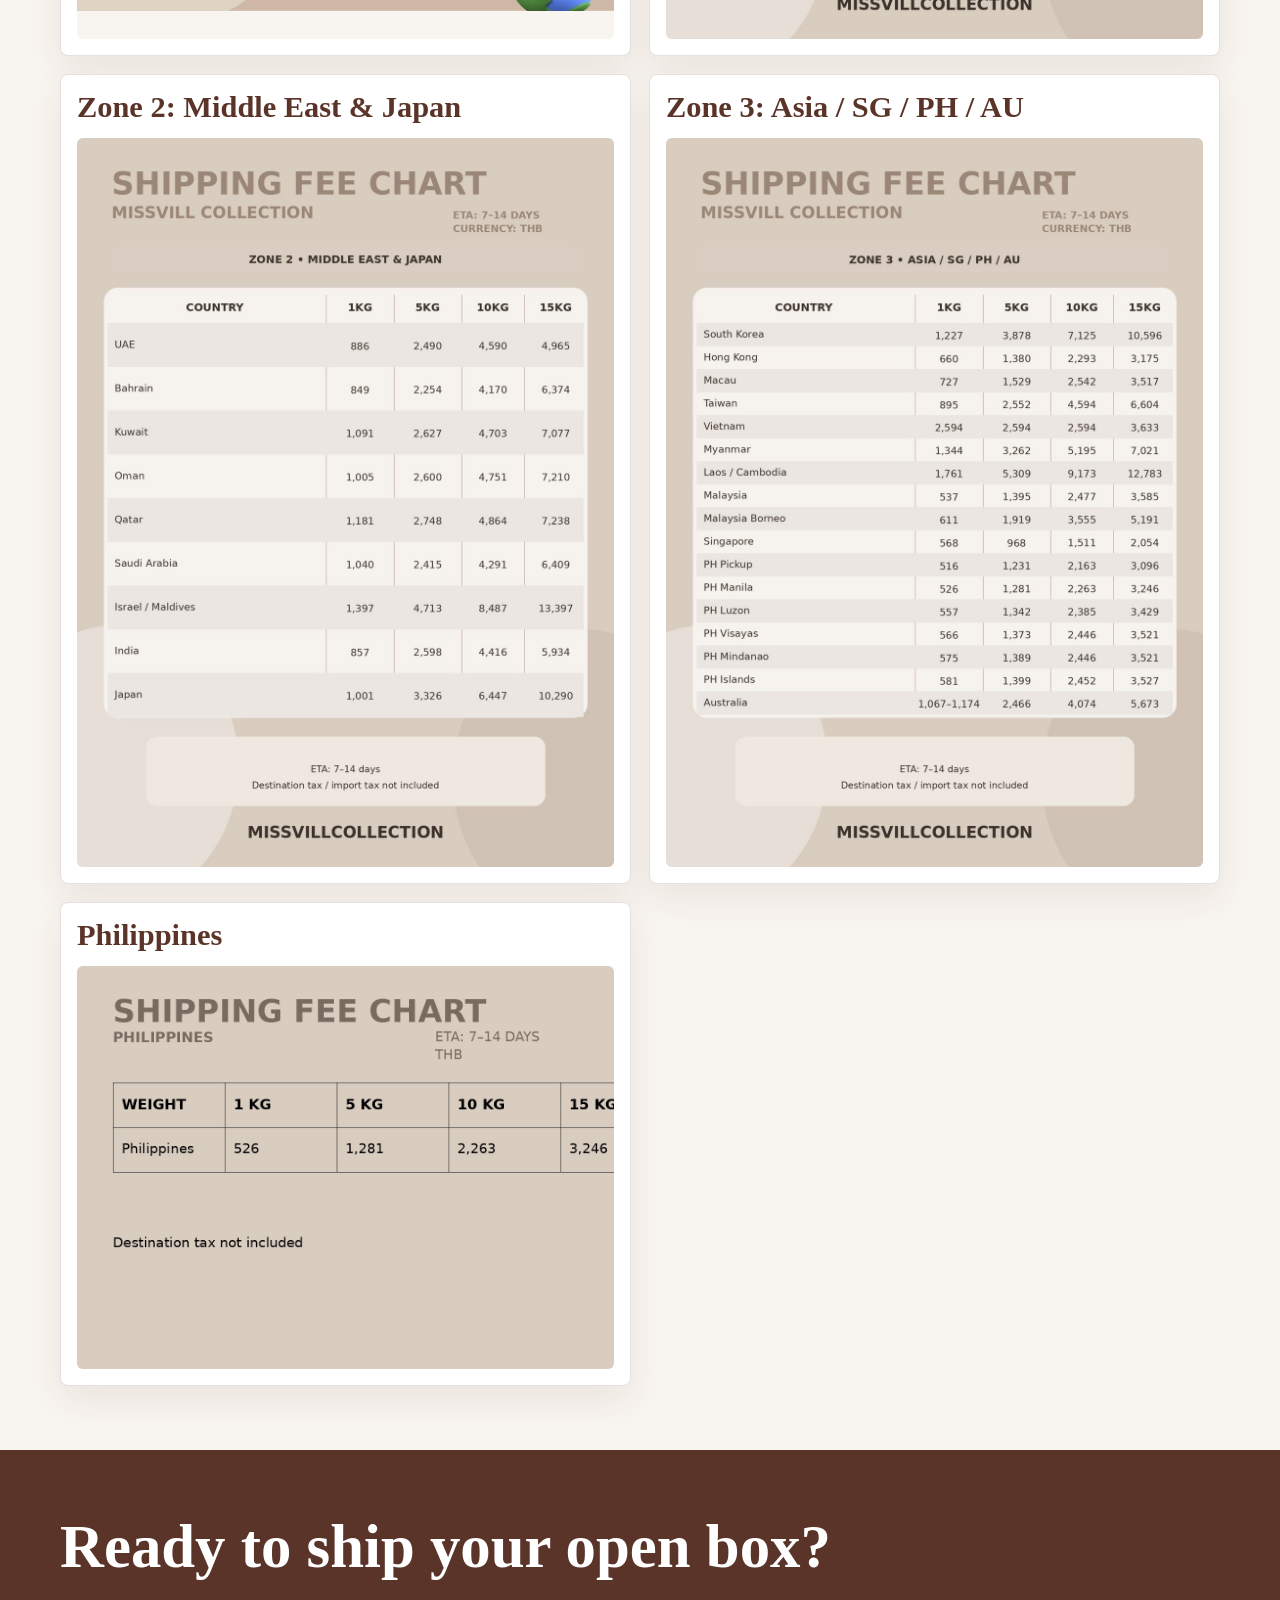
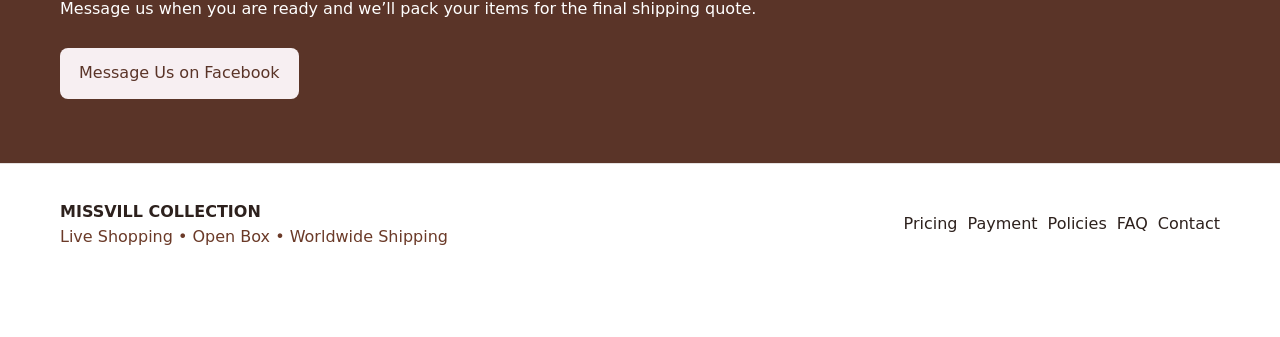
<file: shipping.html>
<!doctype html>
<html lang="en">
  <head>
    <meta charset="UTF-8" />
    <meta name="viewport" content="width=device-width, initial-scale=1.0" />
    <title>Shipping Guide | MISSVILL COLLECTION</title>
    <meta name="description" content="Worldwide shipping guide for MissVill Collection open box orders from Thailand." />
    <link rel="stylesheet" href="styles.css" />
  </head>
  <body>
    <header class="topbar"><nav class="nav" aria-label="Main navigation"><a class="brand" href="index.html"><img src="missvill-logo-transparent.png" alt="MissVill Collection" /><span>Shop Thailand From Anywhere</span></a><button class="nav-toggle" data-nav-toggle aria-label="Open menu" aria-expanded="false"><svg viewBox="0 0 24 24" fill="none" stroke="currentColor" stroke-width="2"><path d="M4 7h16M4 12h16M4 17h16"/></svg></button><div class="nav-links" data-nav-links><a href="index.html">Home</a><a href="index.html#how-it-works">How It Works</a><a href="pricing.html">Pricing & Fees</a><a href="payment.html">Payment Methods</a><a class="active" href="shipping.html">Shipping Guide</a><a href="faq.html">FAQ</a><a href="contact.html">Contact</a></div></nav></header>
    <main>
      <section class="page-hero"><div class="container"><p class="eyebrow">Shipping Guide</p><h1>Shipping Guide</h1><p class="lead">Estimated international shipping fees</p></div></section>
      <section class="section"><div class="container text-stack">
        <div class="notice"><h3>Important Notice</h3><p>Final shipping fee will be confirmed after packing. Shipping is calculated by actual weight or volumetric weight, whichever is greater.</p><p>Formula:</p><span class="formula">Width × Length × Height (cm) ÷ 5000</span><p>Destination tax / import tax is not included.</p><p>Estimated delivery time: 7–14 business days.</p></div>
        <div class="notice"><h3>Open Box Service</h3><p>Most international customers keep an open box and combine multiple orders before shipping.</p><p>This helps reduce shipping costs and allows you to continue shopping during different live sessions and sale events.</p><p>Once you are ready, we will carefully pack everything together and provide your final shipping quote.</p></div>
        <div class="shipping-chart-grid">
          <article class="shipping-chart-card"><h2>Thaipost</h2><a href="shipping-thaipost.jpg" target="_blank" rel="noopener"><img src="shipping-thaipost.jpg" alt="Thaipost shipping fee chart" loading="lazy" decoding="async" /></a></article>
          <article class="shipping-chart-card"><h2>Zone 1: North America & Europe</h2><a href="shipping-zone-1-north-america-europe.jpg" target="_blank" rel="noopener"><img src="shipping-zone-1-north-america-europe.jpg" alt="Zone 1 North America and Europe shipping fee chart" loading="lazy" decoding="async" /></a></article>
          <article class="shipping-chart-card"><h2>Zone 2: Middle East & Japan</h2><a href="shipping-zone-2-middle-east-japan.jpg" target="_blank" rel="noopener"><img src="shipping-zone-2-middle-east-japan.jpg" alt="Zone 2 Middle East and Japan shipping fee chart" loading="lazy" decoding="async" /></a></article>
          <article class="shipping-chart-card"><h2>Zone 3: Asia / SG / PH / AU</h2><a href="shipping-zone-3-asia-sg-ph-au.jpg" target="_blank" rel="noopener"><img src="shipping-zone-3-asia-sg-ph-au.jpg" alt="Zone 3 Asia Singapore Philippines Australia shipping fee chart" loading="lazy" decoding="async" /></a></article>
          <article class="shipping-chart-card"><h2>Philippines</h2><a href="shipping-philippines.jpg" target="_blank" rel="noopener"><img src="shipping-philippines.jpg" alt="Philippines shipping fee chart" loading="lazy" decoding="async" /></a></article>
        </div>
      </div></section>
      <section class="section cta"><div class="container text-stack"><h2>Ready to ship your open box?</h2><p>Message us when you are ready and we’ll pack your items for the final shipping quote.</p><div class="button-row"><a class="button soft" data-messenger href="https://m.me/105121654214469">Message Us on Facebook</a></div></div></section>
    </main>
    <footer class="footer"><div class="container footer-inner"><div><strong>MISSVILL COLLECTION</strong><p>Live Shopping • Open Box • Worldwide Shipping</p></div><div class="socials"><a href="pricing.html">Pricing</a><a href="payment.html">Payment</a><a href="shipping-policies.html">Policies</a><a href="faq.html">FAQ</a><a href="contact.html">Contact</a></div></div></footer>
    <a class="button floating-message" data-messenger href="https://m.me/105121654214469">Message Us</a><script src="app.js"></script>
  </body>
</html>
</file>
<file: styles.css>
:root {
  --cream: #f8f4ef;
  --warm-beige: #e8d2c4;
  --beige-deep: #d4ad99;
  --pink: #efb6bf;
  --pink-soft: #f7eff2;
  --white: #ffffff;
  --brown: #5a3428;
  --brown-soft: #6b3a28;
  --gold: #b58a55;
  --ink: #2d211d;
  --muted: #7b685f;
  --line: rgba(74, 47, 37, 0.14);
  --shadow: 0 18px 50px rgba(74, 47, 37, 0.12);
  --radius: 8px;
  font-family: "Inter", "Avenir Next", system-ui, -apple-system, BlinkMacSystemFont, "Segoe UI", sans-serif;
}

* {
  box-sizing: border-box;
}

html {
  scroll-behavior: smooth;
}

body {
  margin: 0;
  color: var(--ink);
  background: var(--cream);
  line-height: 1.55;
}

img {
  max-width: 100%;
  display: block;
}

a {
  color: inherit;
  text-decoration: none;
}

button,
a.button {
  font: inherit;
}

.topbar {
  position: sticky;
  top: 0;
  z-index: 40;
  background: rgba(255, 250, 244, 0.92);
  backdrop-filter: blur(18px);
  border-bottom: 1px solid var(--line);
}

.nav {
  width: min(1160px, calc(100% - 32px));
  margin: 0 auto;
  display: flex;
  align-items: center;
  justify-content: space-between;
  gap: 12px;
  min-height: 72px;
}

.brand {
  display: grid;
  gap: 2px;
  color: var(--brown);
  letter-spacing: 0.08em;
  font-weight: 800;
  font-size: 0.74rem;
  max-width: 170px;
}

.text-brand {
  display: block;
  max-width: none;
  font-family: Georgia, "Times New Roman", serif;
  font-size: 1rem;
  letter-spacing: 0.08em;
  line-height: 1.1;
}

.brand img {
  width: 150px;
  height: 36px;
  object-fit: contain;
  object-position: left center;
}

.brand span {
  color: var(--muted);
  letter-spacing: 0;
  font-weight: 500;
  font-size: 0.68rem;
}

.nav-toggle {
  width: 42px;
  height: 42px;
  border: 1px solid var(--line);
  background: var(--white);
  color: var(--brown);
  border-radius: var(--radius);
  display: grid;
  place-items: center;
  cursor: pointer;
}

.nav-toggle svg {
  width: 21px;
  height: 21px;
}

.nav-links {
  position: absolute;
  inset: 72px 16px auto 16px;
  display: none;
  background: var(--white);
  border: 1px solid var(--line);
  border-radius: var(--radius);
  box-shadow: var(--shadow);
  padding: 10px;
}

.nav-links.open {
  display: grid;
}

.nav-links a {
  padding: 12px 10px;
  border-radius: 6px;
  color: var(--brown-soft);
  font-weight: 650;
}

.nav-links a.active,
.nav-links a:hover {
  background: var(--pink-soft);
  color: var(--brown);
}

.nav-links .nav-message {
  background: var(--brown);
  color: var(--white);
  border: 1px solid var(--brown);
}

.nav-links .nav-message:hover {
  background: var(--brown-soft);
  color: var(--white);
}

.section {
  padding: 64px 0;
}

.container {
  width: min(1160px, calc(100% - 32px));
  margin: 0 auto;
}

.eyebrow {
  margin: 0 0 10px;
  color: var(--gold);
  text-transform: uppercase;
  letter-spacing: 0.12em;
  font-size: 0.76rem;
  font-weight: 800;
}

h1,
h2,
h3 {
  margin: 0;
  line-height: 1.08;
  color: var(--brown);
  font-family: Georgia, "Times New Roman", serif;
  font-weight: 650;
  letter-spacing: 0;
}

h1 {
  font-size: clamp(2.25rem, 6.4vw, 4.6rem);
  max-width: 790px;
}

h2 {
  font-size: clamp(2rem, 6vw, 3.8rem);
}

h3 {
  font-size: clamp(1.25rem, 4vw, 1.7rem);
}

p {
  margin: 0;
  color: var(--brown-soft);
}

.lead {
  font-size: clamp(1.05rem, 3.5vw, 1.35rem);
  color: var(--brown);
  max-width: 730px;
}

.muted {
  color: var(--muted);
}

.hero {
  min-height: 68vh;
  position: relative;
  display: grid;
  align-items: center;
  overflow: hidden;
  background:
    linear-gradient(135deg, rgba(247, 239, 242, 0.96), rgba(232, 210, 196, 0.32), rgba(248, 244, 239, 0.98)),
    var(--pink-soft);
  padding: 76px 0 64px;
}

.hero-slide {
  position: absolute;
  inset: 0;
  opacity: 0;
  transition: opacity 900ms ease;
}

.hero-slide.active {
  opacity: 1;
}

.hero-slide img {
  width: 100%;
  height: 100%;
  object-fit: cover;
  object-position: center 64%;
}

.hero::after {
  content: "";
  position: absolute;
  inset: 0;
  background: none;
  pointer-events: none;
}

.hero-inner {
  position: relative;
  z-index: 2;
  width: min(1160px, calc(100% - 32px));
  margin: 0 auto;
  display: grid;
  gap: 46px;
  align-items: center;
}

.hero-content {
  position: relative;
  z-index: 2;
  width: min(1160px, calc(100% - 32px));
  margin: 0 auto;
  display: grid;
  gap: 30px;
  align-items: center;
  padding-bottom: 0;
}

.hero-copy {
  display: grid;
  gap: 18px;
}

.hero-subtitle {
  font-weight: 800;
  color: var(--gold);
  letter-spacing: 0.04em;
}

.hero-description {
  max-width: 650px;
  font-size: 1.04rem;
}

.hero-logo-panel {
  width: min(100%, 360px);
  justify-self: center;
  overflow: hidden;
  border-radius: var(--radius);
  border: 1px solid rgba(90, 52, 40, 0.12);
  background: var(--warm-beige);
  box-shadow: var(--shadow);
}

.hero-logo-panel img {
  width: 100%;
  aspect-ratio: 16 / 9;
  object-fit: cover;
}

.simple-trust .feature {
  min-height: 128px;
  align-content: start;
  gap: 12px;
}

.feature-icon,
.wholesale-icon {
  width: 44px;
  height: 44px;
  display: grid;
  place-items: center;
  border-radius: 999px;
  background: var(--pink-soft);
  color: var(--brown);
}

.feature-icon svg,
.wholesale-icon svg {
  width: 23px;
  height: 23px;
  stroke-width: 1.7;
}

.simple-open-box {
  align-items: center;
}

.small-proof-card {
  max-width: 430px;
  justify-self: center;
}

.small-proof-card::after {
  bottom: 12px;
}

.small-proof-card img {
  aspect-ratio: 4 / 3;
  object-fit: cover;
}

.hero + .trust-strip-section {
  padding: 34px 0 56px;
}

.wholesale-section {
  background: var(--pink-soft);
}

.wholesale-card {
  display: grid;
  gap: 22px;
  padding: 26px;
  border: 1px solid rgba(90, 52, 40, 0.12);
  border-radius: var(--radius);
  background: rgba(255, 255, 255, 0.68);
  box-shadow: 0 14px 34px rgba(90, 52, 40, 0.08);
}

.wholesale-icon {
  width: 58px;
  height: 58px;
}

.wholesale-icon svg {
  width: 29px;
  height: 29px;
}

.benefit-list {
  display: grid;
  gap: 9px;
  margin: 0;
  padding: 0;
  list-style: none;
}

.benefit-list li {
  position: relative;
  padding-left: 24px;
  color: var(--brown-soft);
}

.benefit-list li::before {
  content: "";
  position: absolute;
  left: 0;
  top: 0.68em;
  width: 8px;
  height: 8px;
  border-radius: 999px;
  background: var(--gold);
}

.hero-visual {
  position: relative;
  min-height: 420px;
  display: grid;
  align-items: end;
}

.hero-logo-mark {
  position: absolute;
  top: 0;
  right: 0;
  z-index: 2;
  width: min(64%, 310px);
  padding: 14px;
  border-radius: var(--radius);
  background: rgba(255, 255, 255, 0.78);
  border: 1px solid rgba(90, 52, 40, 0.1);
  box-shadow: 0 16px 36px rgba(90, 52, 40, 0.1);
}

.hero-logo-mark img {
  width: 100%;
  height: auto;
  object-fit: contain;
}

.hero-portrait-card {
  width: min(82%, 390px);
  overflow: hidden;
  border: 1px solid rgba(107, 74, 58, 0.14);
  border-radius: var(--radius);
  background: rgba(255, 255, 255, 0.82);
  box-shadow: var(--shadow);
}

.hero-portrait-card img {
  width: 100%;
  aspect-ratio: 4 / 5;
  object-fit: cover;
  object-position: center 46%;
}

.button-row {
  display: flex;
  flex-wrap: wrap;
  gap: 12px;
  margin-top: 8px;
}

.button {
  min-height: 46px;
  display: inline-flex;
  align-items: center;
  justify-content: center;
  gap: 9px;
  padding: 12px 18px;
  border-radius: var(--radius);
  border: 1px solid var(--brown);
  background: var(--brown);
  color: var(--white);
  font-weight: 800;
  cursor: pointer;
  transition: transform 180ms ease, box-shadow 180ms ease, background 180ms ease;
}

.button:hover {
  transform: translateY(-2px);
  box-shadow: 0 12px 24px rgba(74, 47, 37, 0.18);
}

.button.secondary {
  background: rgba(255, 255, 255, 0.75);
  color: var(--brown);
}

.button.soft {
  background: var(--pink-soft);
  color: var(--brown);
  border-color: transparent;
}

.slider-dots {
  position: absolute;
  right: 24px;
  bottom: 24px;
  z-index: 3;
  display: flex;
  gap: 8px;
}

.slider-dots button {
  width: 10px;
  height: 10px;
  border-radius: 999px;
  border: 1px solid var(--brown);
  background: transparent;
  padding: 0;
  cursor: pointer;
}

.slider-dots button.active {
  background: var(--brown);
}

.split {
  display: grid;
  gap: 32px;
  align-items: center;
}

.portrait {
  border-radius: var(--radius);
  overflow: hidden;
  box-shadow: var(--shadow);
  border: 1px solid rgba(255, 255, 255, 0.7);
}

.portrait img {
  width: 100%;
  aspect-ratio: 4 / 5;
  object-fit: cover;
}

.meet-portrait img {
  object-position: center 44%;
}

.text-stack {
  display: grid;
  gap: 18px;
}

.band {
  background: var(--white);
  border-block: 1px solid var(--line);
}

.grid {
  display: grid;
  gap: 14px;
}

.cards-2,
.cards-3,
.cards-4,
.steps {
  display: grid;
  gap: 14px;
}

.card,
.step,
.notice {
  background: var(--white);
  border: 1px solid var(--line);
  border-radius: var(--radius);
  padding: 22px;
}

.step {
  display: grid;
  gap: 12px;
}

.step-number {
  width: 38px;
  height: 38px;
  border-radius: 999px;
  background: var(--pink-soft);
  color: var(--brown);
  display: grid;
  place-items: center;
  font-weight: 900;
}

.feature {
  min-height: 138px;
  display: grid;
  align-content: space-between;
}

.feature strong,
.destination {
  color: var(--brown);
  font-weight: 850;
}

.destination-grid {
  display: grid;
  grid-template-columns: repeat(2, minmax(0, 1fr));
  gap: 10px;
  margin-top: 22px;
}

.destination {
  background: var(--pink-soft);
  border: 1px solid rgba(239, 182, 191, 0.5);
  border-radius: var(--radius);
  padding: 12px 14px;
}

.photo-grid {
  display: grid;
  gap: 16px;
  margin-top: 14px;
}

.trust-showcase {
  display: grid;
  gap: 24px;
  align-items: center;
}

.trust-copy {
  display: grid;
  gap: 18px;
}

.photo-card {
  position: relative;
  overflow: hidden;
  border: 1px solid var(--line);
  border-radius: var(--radius);
  background: var(--white);
  box-shadow: 0 14px 34px rgba(74, 47, 37, 0.09);
}

.photo-card::after {
  content: "MISSVILL COLLECTION";
  position: absolute;
  right: 12px;
  bottom: 92px;
  padding: 5px 8px;
  border-radius: 999px;
  background: rgba(90, 52, 40, 0.18);
  color: rgba(255, 255, 255, 0.72);
  font-size: 0.58rem;
  font-weight: 850;
  letter-spacing: 0.12em;
  pointer-events: none;
}

.photo-card:has(> img:only-child)::after,
.event-gallery .photo-card::after {
  bottom: 12px;
}

.photo-card img {
  width: 100%;
  aspect-ratio: 4 / 5;
  object-fit: cover;
}

.photo-card div {
  display: grid;
  gap: 6px;
  padding: 16px;
}

.photo-card strong {
  color: var(--brown);
  font-family: Georgia, "Times New Roman", serif;
  font-size: 1.25rem;
  line-height: 1.12;
}

.photo-card p {
  font-size: 0.96rem;
}

.photo-mosaic {
  display: grid;
  grid-template-columns: repeat(2, minmax(0, 1fr));
  gap: 12px;
}

.mini-photo-card {
  position: relative;
  overflow: hidden;
  min-height: 184px;
  border-radius: var(--radius);
  border: 1px solid var(--line);
  background: var(--white);
  box-shadow: 0 14px 32px rgba(90, 52, 40, 0.09);
}

.mini-photo-card::after {
  content: "MISSVILL COLLECTION";
  position: absolute;
  right: 10px;
  bottom: 38px;
  z-index: 2;
  color: rgba(255, 255, 255, 0.72);
  font-size: 0.52rem;
  font-weight: 850;
  letter-spacing: 0.12em;
}

.mini-photo-card img {
  width: 100%;
  height: 100%;
  min-height: 184px;
  object-fit: cover;
}

.mini-photo-card span {
  position: absolute;
  left: 0;
  right: 0;
  bottom: 0;
  z-index: 3;
  padding: 10px 12px;
  background: linear-gradient(180deg, transparent, rgba(90, 52, 40, 0.64));
  color: var(--white);
  font-size: 0.82rem;
  font-weight: 850;
}

.photo-card-large img {
  aspect-ratio: 4 / 5;
  object-position: center 62%;
}

.two-photo-grid .photo-card img {
  aspect-ratio: 4 / 5;
}

.volume-grid .photo-card img {
  aspect-ratio: 4 / 5;
}

.stat-grid {
  display: grid;
  gap: 12px;
  margin-top: 8px;
}

.stat-stack {
  display: grid;
  gap: 12px;
}

.stat-card {
  display: grid;
  grid-template-columns: auto 1fr;
  gap: 4px 12px;
  min-height: 104px;
  align-content: center;
  align-items: center;
  padding: 18px;
  border: 1px solid rgba(107, 74, 58, 0.13);
  border-radius: var(--radius);
  background: rgba(255, 255, 255, 0.78);
  box-shadow: 0 14px 28px rgba(74, 47, 37, 0.07);
}

.stat-card strong {
  grid-column: 2;
  color: var(--brown);
  font-family: Georgia, "Times New Roman", serif;
  font-size: clamp(1.35rem, 4vw, 2rem);
  line-height: 1;
}

.stat-card span {
  grid-column: 2;
  color: var(--brown-soft);
  font-weight: 800;
}

.stat-icon {
  grid-column: 1;
  grid-row: 1 / span 2;
  width: 42px;
  height: 42px;
  display: grid;
  place-items: center;
  border-radius: 999px;
  background: var(--pink-soft);
  color: var(--brown);
}

.stat-icon svg {
  width: 23px;
  height: 23px;
  stroke-width: 1.7;
}

.gallery-slider {
  overflow-x: auto;
  overscroll-behavior-inline: contain;
  scroll-snap-type: x mandatory;
  padding-bottom: 10px;
}

.gallery-track {
  display: grid;
  grid-auto-flow: column;
  grid-auto-columns: minmax(270px, 78%);
  gap: 16px;
}

.gallery-slide {
  scroll-snap-align: start;
}

.event-gallery .photo-card img {
  aspect-ratio: 4 / 5;
}

.process-steps .step {
  position: relative;
  text-align: center;
  justify-items: center;
  background: rgba(255, 255, 255, 0.78);
}

.process-steps .step-number {
  width: 54px;
  height: 54px;
  border: 8px solid var(--pink-soft);
  background: var(--white);
  box-shadow: 0 10px 24px rgba(90, 52, 40, 0.1);
}

.rates {
  overflow-x: auto;
  border: 1px solid var(--line);
  border-radius: var(--radius);
  background: var(--white);
}

.shipping-chart-grid {
  display: grid;
  gap: 18px;
}

.shipping-chart-card {
  display: grid;
  gap: 14px;
  padding: 16px;
  border: 1px solid var(--line);
  border-radius: var(--radius);
  background: var(--white);
  box-shadow: 0 14px 34px rgba(90, 52, 40, 0.08);
}

.shipping-chart-card h2 {
  font-size: clamp(1.35rem, 3vw, 1.9rem);
}

.shipping-chart-card a {
  display: block;
  overflow: auto;
  border-radius: 6px;
  background: var(--cream);
}

.shipping-chart-card img {
  width: 100%;
  height: auto;
  min-width: 0;
  object-fit: contain;
}

table {
  width: 100%;
  border-collapse: collapse;
  min-width: 620px;
}

th,
td {
  padding: 15px 16px;
  text-align: left;
  border-bottom: 1px solid var(--line);
}

th {
  color: var(--brown);
  background: var(--pink-soft);
  font-size: 0.86rem;
}

td {
  color: var(--brown-soft);
}

tr:last-child td {
  border-bottom: 0;
}

.event-list {
  display: grid;
  gap: 12px;
}

.event {
  display: flex;
  align-items: center;
  justify-content: space-between;
  gap: 16px;
  background: var(--white);
  border: 1px solid var(--line);
  border-radius: var(--radius);
  padding: 16px 18px;
}

.pill {
  flex: 0 0 auto;
  border-radius: 999px;
  background: var(--warm-beige);
  color: var(--brown);
  padding: 7px 11px;
  font-size: 0.78rem;
  font-weight: 850;
}

.cta {
  background: var(--brown);
  color: var(--white);
}

.cta h2,
.cta p {
  color: var(--white);
}

.cta .button.secondary {
  border-color: rgba(255, 255, 255, 0.62);
}

.page-hero {
  padding: 72px 0 48px;
  background: linear-gradient(180deg, var(--white), var(--cream));
  border-bottom: 1px solid var(--line);
}

.page-hero .container {
  display: grid;
  gap: 16px;
}

.faq {
  display: grid;
  gap: 12px;
}

details {
  background: var(--white);
  border: 1px solid var(--line);
  border-radius: var(--radius);
  padding: 18px 20px;
}

summary {
  cursor: pointer;
  color: var(--brown);
  font-weight: 850;
}

details p {
  margin-top: 12px;
}

.formula {
  display: inline-block;
  margin-top: 10px;
  padding: 10px 12px;
  border-radius: 6px;
  background: var(--pink-soft);
  color: var(--brown);
  font-weight: 850;
}

.policy-grid {
  display: grid;
  gap: 14px;
}

.policy-card {
  display: grid;
  gap: 12px;
  padding: 22px;
  border: 1px solid rgba(107, 74, 58, 0.13);
  border-radius: var(--radius);
  background: rgba(255, 255, 255, 0.86);
  box-shadow: 0 14px 30px rgba(74, 47, 37, 0.07);
}

.policy-card h2 {
  font-size: clamp(1.35rem, 3vw, 1.9rem);
}

.payment-hero {
  padding: 72px 0 58px;
  background:
    radial-gradient(circle at 85% 18%, rgba(239, 182, 191, 0.42), transparent 34%),
    linear-gradient(180deg, var(--white), var(--cream));
  border-bottom: 1px solid var(--line);
  overflow: hidden;
}

.payment-hero-grid {
  display: grid;
  gap: 32px;
  align-items: center;
}

.payment-visual {
  position: relative;
  min-height: 360px;
  border-radius: var(--radius);
  overflow: hidden;
  border: 1px solid rgba(255, 255, 255, 0.8);
  box-shadow: var(--shadow);
  background:
    linear-gradient(145deg, rgba(255, 250, 244, 0.96), rgba(248, 220, 225, 0.86)),
    radial-gradient(circle at 74% 22%, rgba(181, 138, 85, 0.22), transparent 28%);
}

.payment-visual::before {
  content: "";
  position: absolute;
  inset: 26px;
  border: 1px solid rgba(74, 47, 37, 0.1);
  border-radius: var(--radius);
}

.payment-visual::after {
  content: "";
  position: absolute;
  width: 180px;
  height: 180px;
  right: -62px;
  bottom: -54px;
  border-radius: 50%;
  background: rgba(239, 182, 191, 0.5);
}

.visual-card {
  position: absolute;
  z-index: 3;
  background: rgba(255, 255, 255, 0.78);
  border: 1px solid rgba(74, 47, 37, 0.1);
  border-radius: var(--radius);
  box-shadow: 0 18px 38px rgba(74, 47, 37, 0.12);
}

.payment-visual-logo {
  position: absolute;
  z-index: 2;
  left: 50%;
  top: 48%;
  width: min(78%, 380px);
  transform: translate(-50%, -50%);
  border-radius: var(--radius);
  box-shadow: 0 18px 40px rgba(74, 47, 37, 0.12);
}

.thank-you-card {
  left: 34px;
  top: 42px;
  width: 190px;
  min-height: 122px;
  display: grid;
  place-content: center;
  gap: 7px;
  text-align: center;
  transform: rotate(-4deg);
}

.thank-you-card span {
  color: var(--gold);
  font-family: Georgia, "Times New Roman", serif;
  font-size: 1.6rem;
  font-style: italic;
}

.thank-you-card strong {
  color: var(--brown);
  letter-spacing: 0.13em;
  font-size: 0.74rem;
}

.payment-token {
  right: 34px;
  bottom: 42px;
  display: flex;
  align-items: center;
  gap: 10px;
  padding: 16px 18px;
  color: var(--brown);
  font-weight: 850;
}

.payment-token svg {
  width: 26px;
  height: 26px;
}

.visual-bag {
  position: absolute;
  z-index: 1;
  left: 58%;
  top: 58%;
  width: 132px;
  height: 138px;
  transform: translate(-12%, -18%) rotate(4deg);
  border-radius: 8px 8px 18px 18px;
  background: linear-gradient(145deg, #efb6bf, #f7d4da 68%, #fff4ee);
  box-shadow: 0 24px 44px rgba(116, 84, 70, 0.18);
}

.visual-bag::before {
  content: "";
  position: absolute;
  left: 49px;
  top: -28px;
  width: 82px;
  height: 58px;
  border: 8px solid rgba(181, 138, 85, 0.68);
  border-bottom: 0;
  border-radius: 999px 999px 0 0;
}

.visual-bag span {
  position: absolute;
  left: 34px;
  right: 34px;
  top: 74px;
  height: 1px;
  background: rgba(255, 255, 255, 0.76);
}

.payment-methods-section {
  background: var(--cream);
}

.payment-card-grid {
  display: grid;
  grid-template-columns: 1fr;
  gap: 14px;
}

.payment-card {
  min-height: 286px;
  display: flex;
  flex-direction: column;
  align-items: center;
  gap: 12px;
  padding: 22px;
  border: 1px solid rgba(74, 47, 37, 0.12);
  border-radius: var(--radius);
  background: rgba(255, 255, 255, 0.84);
  box-shadow: 0 12px 28px rgba(74, 47, 37, 0.07);
  text-align: center;
}

.payment-logo-frame {
  width: 100%;
  height: 82px;
  display: grid;
  place-items: center;
}

.payment-brand-logo {
  width: min(100%, 184px);
  height: 74px;
  object-fit: contain;
  object-position: center;
}

.payment-card h2 {
  min-height: 3.1em;
  display: flex;
  align-items: center;
  justify-content: center;
  font-size: clamp(1.18rem, 2vw, 1.45rem);
}

.payment-divider {
  width: 56px;
  height: 1px;
  background: linear-gradient(90deg, transparent, rgba(74, 47, 37, 0.28), transparent);
}

.payment-card p {
  font-size: 0.95rem;
}

.payment-logo {
  min-height: 48px;
  width: fit-content;
  display: inline-flex;
  align-items: center;
  justify-content: center;
  gap: 8px;
  padding: 10px 13px;
  border-radius: 999px;
  border: 1px solid rgba(74, 47, 37, 0.12);
  color: var(--brown);
  background: var(--pink-soft);
  font-weight: 900;
  letter-spacing: 0.02em;
}

.payment-logo svg {
  width: 22px;
  height: 22px;
}

.wise-logo {
  background: #e6f5ec;
  color: #285b42;
}

.our-logo {
  background: var(--warm-beige);
  color: var(--brown);
  letter-spacing: 0.16em;
}

.zelle-logo {
  background: #efe5ff;
  color: #51367a;
}

.card-logo {
  background: #fff4dc;
  color: #7c5528;
}

.paypal-logo {
  background: #e1f0ff;
  color: #254f77;
}

.payment-support-section {
  padding-top: 12px;
  background: var(--cream);
}

.payment-support-grid {
  display: grid;
  gap: 14px;
}

.payment-notice-card,
.help-card {
  border-radius: var(--radius);
  border: 1px solid rgba(74, 47, 37, 0.12);
  box-shadow: var(--shadow);
}

.payment-notice-card {
  position: relative;
  display: grid;
  gap: 18px;
  padding: 26px;
  overflow: hidden;
  background:
    linear-gradient(135deg, rgba(248, 220, 225, 0.98), rgba(255, 250, 244, 0.94)),
    var(--pink-soft);
}

.payment-notice-card h2,
.help-card h2 {
  font-size: clamp(1.65rem, 4vw, 2.5rem);
}

.notice-icon {
  width: 52px;
  height: 52px;
  display: grid;
  place-items: center;
  border-radius: 999px;
  background: var(--white);
  color: var(--brown);
  box-shadow: 0 12px 24px rgba(74, 47, 37, 0.1);
}

.notice-icon svg {
  width: 28px;
  height: 28px;
}

.notice-decoration {
  display: none;
  color: rgba(74, 47, 37, 0.18);
}

.help-card {
  display: grid;
  align-content: center;
  gap: 14px;
  padding: 26px;
  background: var(--white);
}

.help-card .button-row {
  margin-top: 2px;
}

.trust-strip-section {
  padding: 0 0 64px;
  background: var(--cream);
}

.trust-strip {
  display: grid;
  gap: 10px;
  padding: 18px;
  border: 1px solid var(--line);
  border-radius: var(--radius);
  background: var(--white);
}

.trust-strip div {
  padding: 12px;
  border-radius: 6px;
  background: var(--cream);
}

.trust-strip strong {
  color: var(--brown);
}

.trust-strip p {
  margin-top: 4px;
  font-size: 0.92rem;
}

.footer {
  padding: 36px 0 88px;
  background: var(--white);
  border-top: 1px solid var(--line);
}

.footer-inner {
  display: grid;
  gap: 16px;
}

.socials {
  display: flex;
  flex-wrap: wrap;
  gap: 10px;
}

.floating-message {
  position: fixed;
  right: 16px;
  bottom: 16px;
  z-index: 35;
  box-shadow: 0 12px 28px rgba(74, 47, 37, 0.28);
}

.popup-backdrop {
  position: fixed;
  inset: 0;
  z-index: 80;
  display: none;
  align-items: center;
  justify-content: center;
  padding: 18px;
  background: rgba(45, 33, 29, 0.42);
}

.popup-backdrop.show {
  display: flex;
}

.country-popup {
  width: min(520px, 100%);
  background: var(--white);
  border-radius: var(--radius);
  box-shadow: 0 24px 70px rgba(45, 33, 29, 0.28);
  padding: 26px;
  border: 1px solid rgba(255, 255, 255, 0.7);
}

.country-popup h2 {
  font-size: clamp(1.8rem, 8vw, 2.7rem);
}

.country-options {
  display: grid;
  grid-template-columns: repeat(2, minmax(0, 1fr));
  gap: 10px;
  margin-top: 22px;
}

.country-options button {
  min-height: 44px;
  border-radius: var(--radius);
  border: 1px solid var(--line);
  background: var(--cream);
  color: var(--brown);
  font-weight: 800;
  cursor: pointer;
}

.country-options button:hover {
  background: var(--pink-soft);
}

.tiny {
  margin-top: 14px;
  font-size: 0.84rem;
  color: var(--muted);
}

@media (min-width: 720px) {
  .brand {
    font-size: 0.9rem;
    max-width: none;
  }

  .brand img {
    width: 178px;
    height: 42px;
  }

  .hero {
    align-items: center;
  }

  .hero-inner {
    grid-template-columns: minmax(0, 1.04fr) minmax(320px, 0.72fr);
  }

  .hero-content {
    grid-template-columns: minmax(0, 1fr) minmax(260px, 360px);
    padding-top: 24px;
  }

  .hero-logo-panel {
    justify-self: end;
  }

  .split {
    grid-template-columns: 0.86fr 1.14fr;
    gap: 54px;
  }

  .split.reverse {
    grid-template-columns: 1.05fr 0.95fr;
  }

  .cards-2 {
    grid-template-columns: repeat(2, minmax(0, 1fr));
  }

  .cards-3 {
    grid-template-columns: repeat(3, minmax(0, 1fr));
  }

  .cards-4,
  .steps {
    grid-template-columns: repeat(2, minmax(0, 1fr));
  }

  .stat-grid {
    grid-template-columns: repeat(4, minmax(0, 1fr));
  }

  .trust-showcase {
    grid-template-columns: minmax(220px, 0.72fr) minmax(340px, 1.18fr) minmax(230px, 0.76fr);
    gap: 26px;
  }

  .photo-mosaic {
    grid-template-columns: repeat(2, minmax(0, 1fr));
  }

  .payment-hero-grid {
    grid-template-columns: 1fr 0.84fr;
    gap: 54px;
  }

  .wholesale-card {
    grid-template-columns: auto 1fr;
    align-items: start;
    padding: 32px;
  }

  .payment-card-grid {
    grid-template-columns: repeat(2, minmax(0, 1fr));
  }

  .shipping-chart-grid {
    grid-template-columns: repeat(2, minmax(0, 1fr));
  }

  .payment-support-grid {
    grid-template-columns: minmax(0, 1.35fr) minmax(260px, 0.65fr);
  }

  .payment-notice-card {
    grid-template-columns: auto 1fr auto;
    align-items: center;
  }

  .notice-decoration {
    display: block;
  }

  .notice-decoration svg {
    width: 78px;
    height: 78px;
  }

  .trust-strip {
    grid-template-columns: repeat(2, minmax(0, 1fr));
  }

  .destination-grid {
    grid-template-columns: repeat(4, minmax(0, 1fr));
  }

  .trust-grid {
    grid-template-columns: minmax(0, 1.18fr) minmax(0, 0.82fr);
    align-items: stretch;
  }

  .trust-grid .photo-card-large img {
    aspect-ratio: 16 / 10;
  }

  .two-photo-grid,
  .event-gallery,
  .volume-grid {
    grid-template-columns: repeat(2, minmax(0, 1fr));
  }

  .gallery-track {
    grid-auto-columns: minmax(330px, 42%);
  }

  .process-steps .step::after {
    content: "";
    position: absolute;
    top: 48px;
    right: -15px;
    width: 30px;
    height: 1px;
    background: rgba(90, 52, 40, 0.24);
  }

  .process-steps .step:nth-child(3)::after,
  .process-steps .step:last-child::after {
    display: none;
  }
}

@media (min-width: 980px) {
  .nav-toggle {
    display: none;
  }

  .nav-links {
    position: static;
    display: flex;
    align-items: center;
    gap: 3px;
    padding: 0;
    border: 0;
    box-shadow: none;
    background: transparent;
  }

  .nav-links a {
    padding: 10px 6px;
    font-size: 0.78rem;
  }
}

@media (min-width: 980px) {
  .cards-4 {
    grid-template-columns: repeat(4, minmax(0, 1fr));
  }

  .steps {
    grid-template-columns: repeat(5, minmax(0, 1fr));
  }

  .payment-card-grid {
    grid-template-columns: repeat(5, minmax(0, 1fr));
  }

  .trust-strip {
    grid-template-columns: repeat(4, minmax(0, 1fr));
  }

  .volume-grid {
    grid-template-columns: repeat(4, minmax(0, 1fr));
  }

  .event-gallery {
    grid-template-columns: repeat(3, minmax(0, 1fr));
  }

  .process-steps .step::after {
    display: block;
  }

  .process-steps .step:nth-child(3)::after {
    display: block;
  }

  .process-steps .step:last-child::after {
    display: none;
  }

  .footer-inner {
    grid-template-columns: 1fr auto;
    align-items: center;
  }

  .policy-grid {
    grid-template-columns: repeat(2, minmax(0, 1fr));
  }
}

@media (max-width: 719px) {
  .hero {
    min-height: auto;
    padding: 58px 0 48px;
  }

  .hero-inner {
    gap: 28px;
  }

  .hero-visual {
    min-height: 340px;
  }

  .hero-logo-mark {
    width: min(58%, 230px);
  }

  .hero-portrait-card {
    width: min(86%, 330px);
  }

  .stat-grid {
    grid-template-columns: 1fr;
  }

  .photo-mosaic {
    grid-template-columns: 1fr;
  }

  .mini-photo-card,
  .mini-photo-card img {
    min-height: 230px;
  }

  .button-row .button {
    width: 100%;
  }

  .steps {
    grid-template-columns: 1fr;
  }

  .payment-hero {
    padding: 52px 0 42px;
  }

  .payment-visual {
    min-height: 300px;
  }

  .thank-you-card {
    left: 22px;
    top: 34px;
    width: 162px;
  }

  .payment-token {
    right: 22px;
    bottom: 30px;
  }

  .visual-bag {
    width: 112px;
    height: 118px;
  }

  .payment-card {
    min-height: auto;
  }

  .floating-message {
    left: 16px;
    right: 16px;
  }
}

@media (min-width: 540px) and (max-width: 719px) {
  .payment-card-grid {
    grid-template-columns: repeat(2, minmax(0, 1fr));
  }

  .payment-card:last-child {
    grid-column: 1 / -1;
  }
}
</file>
